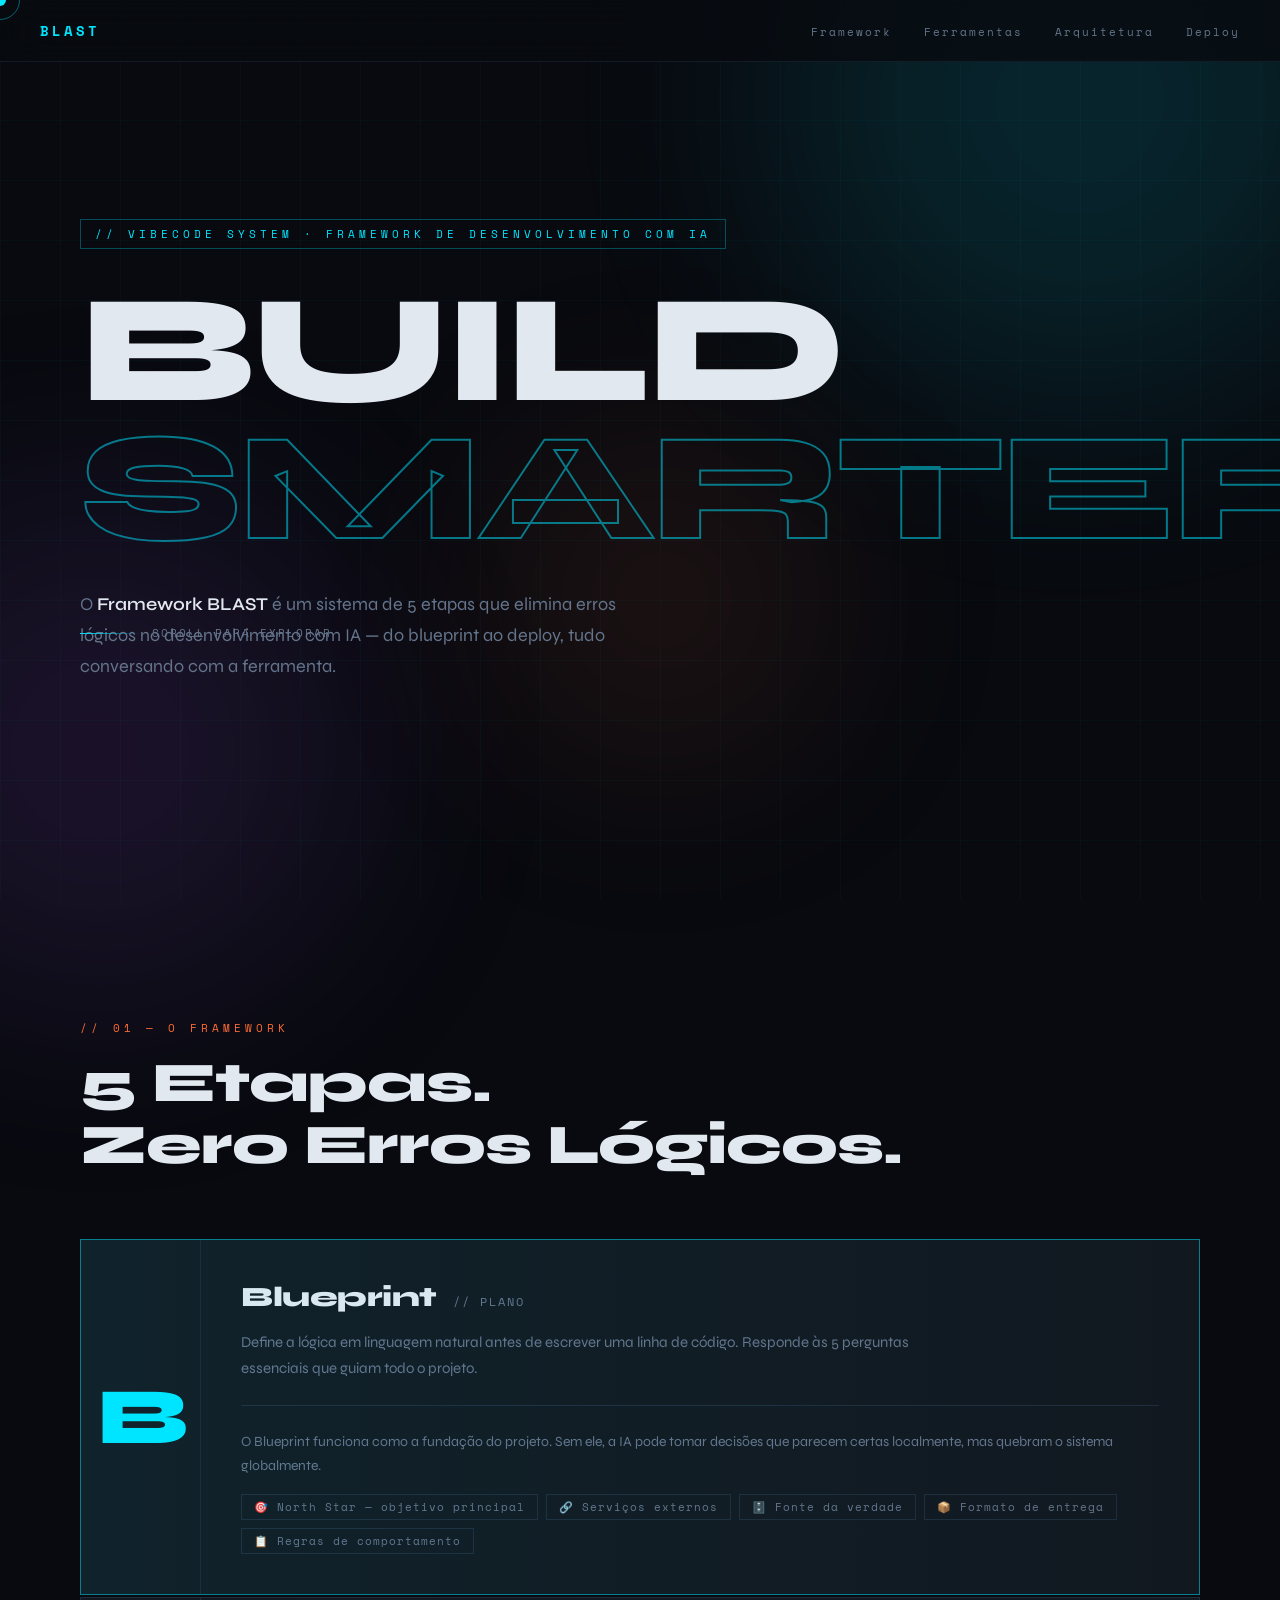
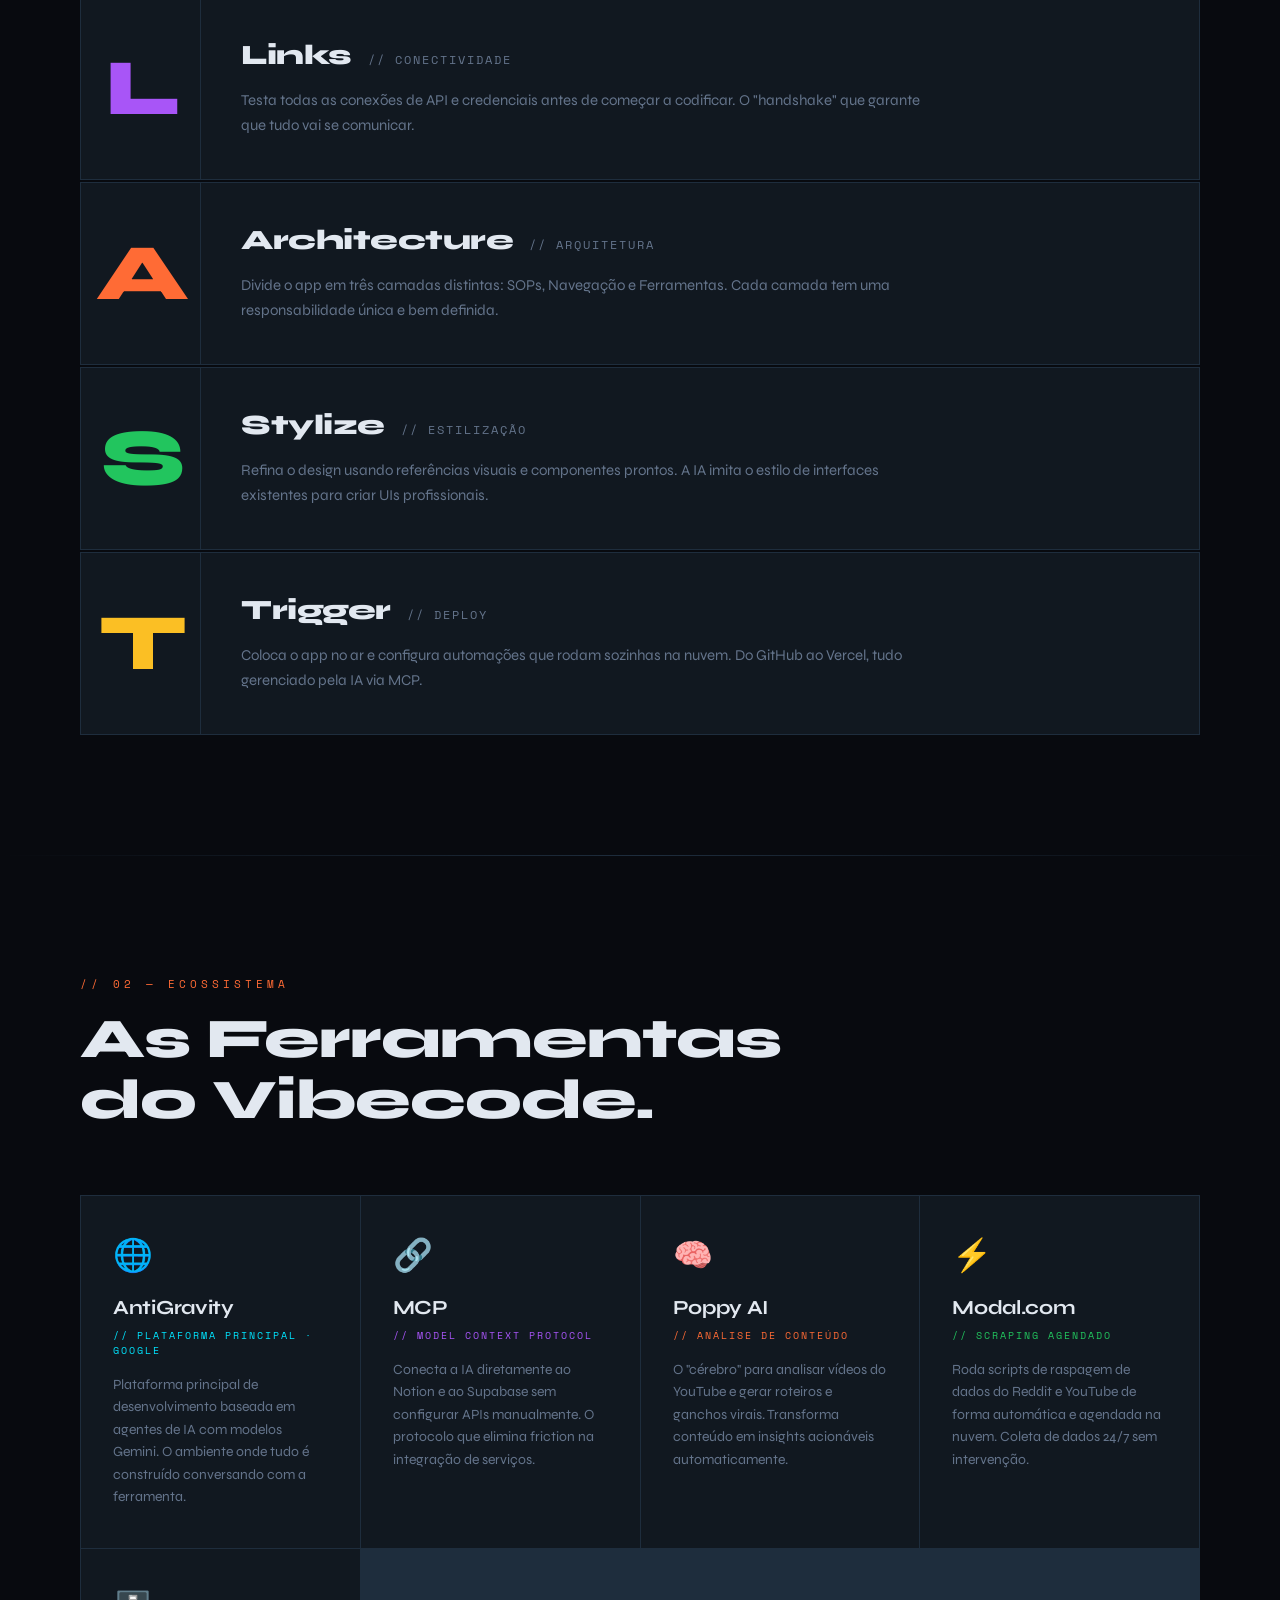
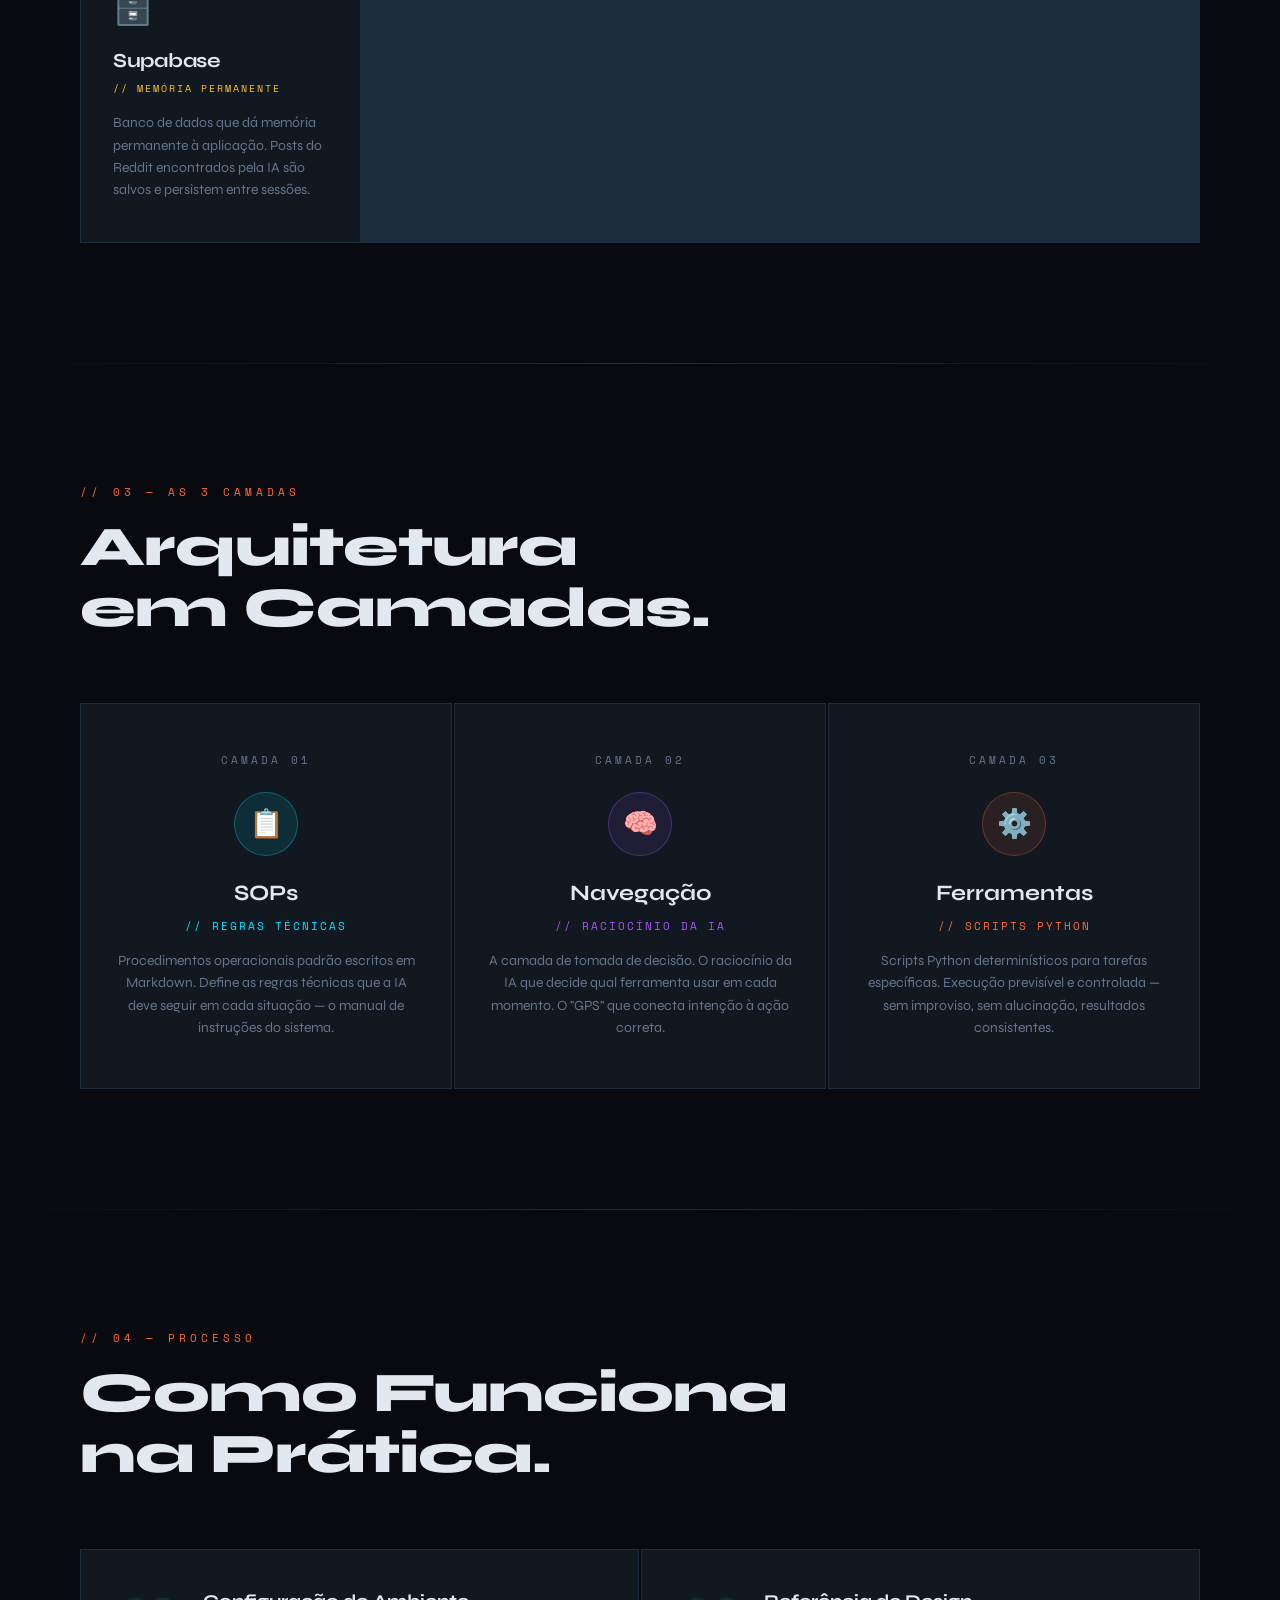
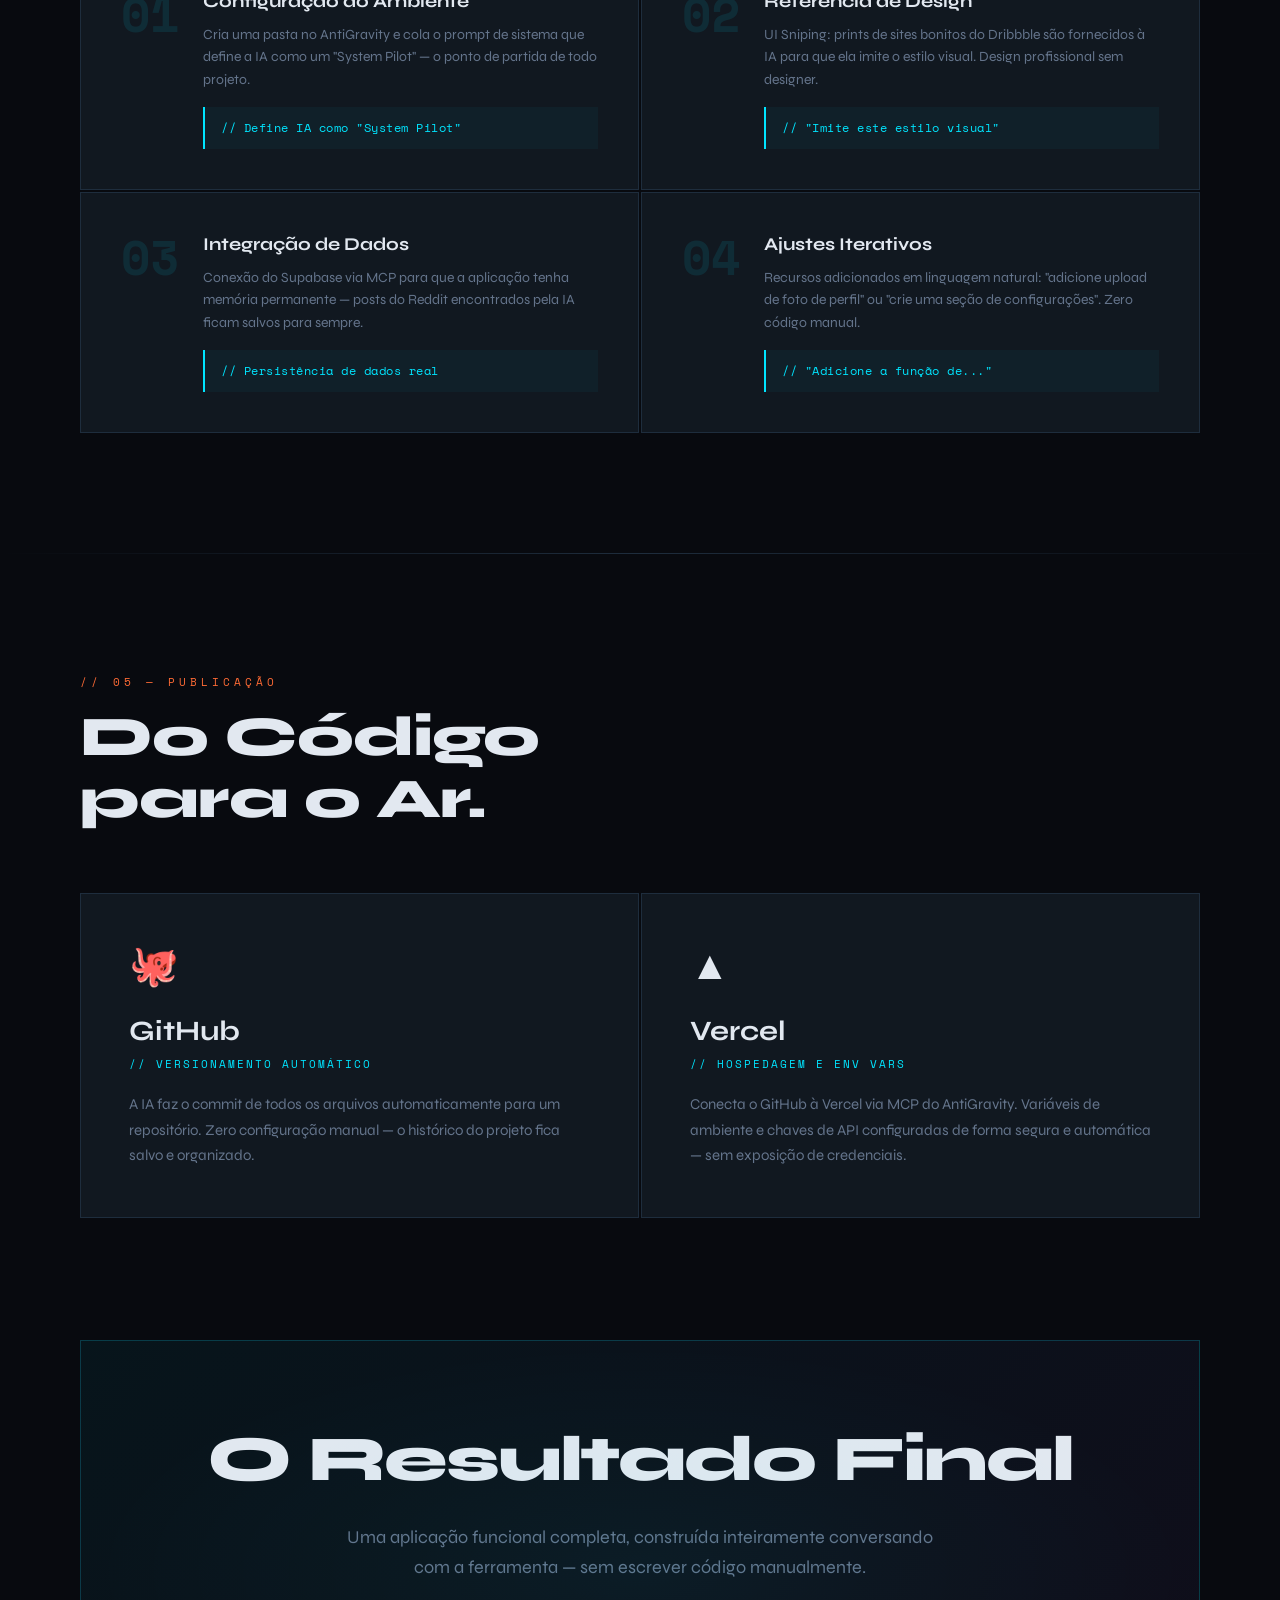
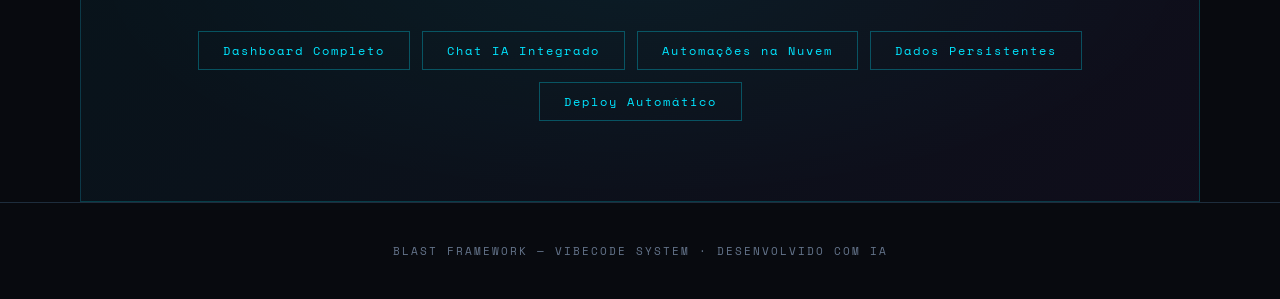
<file: BLAST.html>
<!DOCTYPE html>
<html lang="pt-BR">
<head>
<meta charset="UTF-8">
<meta name="viewport" content="width=device-width, initial-scale=1.0">
<title>BLAST Framework — Vibecode System</title>
<link href="https://fonts.googleapis.com/css2?family=Space+Mono:wght@400;700&family=Syne:wght@400;600;700;800&display=swap" rel="stylesheet">
<style>
  :root {
    --bg: #080a0f;
    --surface: #0d1117;
    --card: #111820;
    --border: #1e2d3d;
    --accent: #00e5ff;
    --accent2: #ff6b35;
    --accent3: #a855f7;
    --text: #e2e8f0;
    --muted: #64748b;
    --glow: 0 0 40px rgba(0, 229, 255, 0.15);
  }

  *, *::before, *::after { box-sizing: border-box; margin: 0; padding: 0; }

  body {
    background: var(--bg);
    color: var(--text);
    font-family: 'Syne', sans-serif;
    overflow-x: hidden;
    cursor: none;
  }

  /* Custom cursor */
  .cursor {
    position: fixed;
    width: 12px;
    height: 12px;
    background: var(--accent);
    border-radius: 50%;
    pointer-events: none;
    z-index: 9999;
    transform: translate(-50%, -50%);
    transition: transform 0.1s, width 0.2s, height 0.2s;
    mix-blend-mode: screen;
  }
  .cursor-ring {
    position: fixed;
    width: 40px;
    height: 40px;
    border: 1px solid rgba(0, 229, 255, 0.4);
    border-radius: 50%;
    pointer-events: none;
    z-index: 9998;
    transform: translate(-50%, -50%);
    transition: transform 0.15s ease-out, width 0.3s, height 0.3s;
  }

  /* Grid background */
  body::before {
    content: '';
    position: fixed;
    inset: 0;
    background-image:
      linear-gradient(rgba(0, 229, 255, 0.03) 1px, transparent 1px),
      linear-gradient(90deg, rgba(0, 229, 255, 0.03) 1px, transparent 1px);
    background-size: 60px 60px;
    pointer-events: none;
    z-index: 0;
  }

  /* Ambient glows */
  .ambient {
    position: fixed;
    border-radius: 50%;
    filter: blur(120px);
    pointer-events: none;
    z-index: 0;
    opacity: 0.12;
  }
  .ambient-1 { width: 600px; height: 600px; background: var(--accent); top: -200px; right: -100px; animation: drift 12s ease-in-out infinite; }
  .ambient-2 { width: 500px; height: 500px; background: var(--accent3); bottom: -100px; left: -150px; animation: drift 15s ease-in-out infinite reverse; }
  .ambient-3 { width: 300px; height: 300px; background: var(--accent2); top: 50%; left: 40%; animation: drift 10s ease-in-out infinite 3s; }

  @keyframes drift {
    0%, 100% { transform: translate(0, 0); }
    33% { transform: translate(30px, -20px); }
    66% { transform: translate(-20px, 30px); }
  }

  /* Layout */
  .container { max-width: 1200px; margin: 0 auto; padding: 0 40px; position: relative; z-index: 1; }

  /* Hero */
  header {
    min-height: 100vh;
    display: flex;
    flex-direction: column;
    justify-content: center;
    padding: 80px 0;
    position: relative;
  }

  .tag {
    font-family: 'Space Mono', monospace;
    font-size: 11px;
    letter-spacing: 4px;
    text-transform: uppercase;
    color: var(--accent);
    border: 1px solid rgba(0, 229, 255, 0.3);
    display: inline-block;
    padding: 6px 14px;
    margin-bottom: 32px;
    animation: fadeUp 0.8s ease forwards;
    opacity: 0;
  }

  .hero-title {
    font-size: clamp(72px, 12vw, 160px);
    font-weight: 800;
    line-height: 0.9;
    letter-spacing: -4px;
    animation: fadeUp 0.8s ease 0.15s forwards;
    opacity: 0;
  }

  .hero-title span {
    display: block;
  }

  .hero-title .outline {
    -webkit-text-stroke: 2px rgba(0, 229, 255, 0.5);
    color: transparent;
  }

  .hero-subtitle {
    font-size: 18px;
    color: var(--muted);
    max-width: 560px;
    margin-top: 32px;
    line-height: 1.7;
    animation: fadeUp 0.8s ease 0.3s forwards;
    opacity: 0;
  }

  .hero-sub-strong { color: var(--text); font-weight: 600; }

  .scroll-indicator {
    position: absolute;
    bottom: 40px;
    left: 40px;
    display: flex;
    align-items: center;
    gap: 12px;
    font-family: 'Space Mono', monospace;
    font-size: 11px;
    color: var(--muted);
    letter-spacing: 2px;
    animation: fadeUp 0.8s ease 0.6s forwards;
    opacity: 0;
  }
  .scroll-line {
    width: 60px;
    height: 1px;
    background: linear-gradient(90deg, var(--accent), transparent);
    animation: pulse 2s ease-in-out infinite;
  }
  @keyframes pulse { 0%,100%{opacity:1} 50%{opacity:0.3} }

  /* Sections */
  section { padding: 120px 0; }

  .section-label {
    font-family: 'Space Mono', monospace;
    font-size: 11px;
    letter-spacing: 4px;
    color: var(--accent2);
    text-transform: uppercase;
    margin-bottom: 16px;
  }

  .section-title {
    font-size: clamp(36px, 5vw, 56px);
    font-weight: 800;
    letter-spacing: -1px;
    line-height: 1.1;
    margin-bottom: 64px;
  }

  /* BLAST Steps */
  .blast-grid { display: flex; flex-direction: column; gap: 2px; }

  .blast-step {
    display: grid;
    grid-template-columns: 120px 1fr;
    background: var(--card);
    border: 1px solid var(--border);
    overflow: hidden;
    cursor: pointer;
    transition: border-color 0.3s;
    position: relative;
  }

  .blast-step::before {
    content: '';
    position: absolute;
    inset: 0;
    opacity: 0;
    transition: opacity 0.3s;
    pointer-events: none;
  }

  .blast-step[data-letter="B"]::before { background: linear-gradient(90deg, rgba(0,229,255,0.05), transparent); }
  .blast-step[data-letter="L"]::before { background: linear-gradient(90deg, rgba(168,85,247,0.05), transparent); }
  .blast-step[data-letter="A"]::before { background: linear-gradient(90deg, rgba(255,107,53,0.05), transparent); }
  .blast-step[data-letter="S"]::before { background: linear-gradient(90deg, rgba(34,197,94,0.05), transparent); }
  .blast-step[data-letter="T"]::before { background: linear-gradient(90deg, rgba(251,191,36,0.05), transparent); }

  .blast-step:hover { border-color: rgba(0,229,255,0.3); }
  .blast-step:hover::before { opacity: 1; }
  .blast-step.active { border-color: rgba(0,229,255,0.5); }
  .blast-step.active::before { opacity: 1; }

  .step-letter-col {
    display: flex;
    align-items: center;
    justify-content: center;
    padding: 40px 20px;
    border-right: 1px solid var(--border);
    position: relative;
  }

  .step-letter {
    font-size: 80px;
    font-weight: 800;
    letter-spacing: -4px;
    line-height: 1;
    transition: transform 0.3s;
  }
  .blast-step:hover .step-letter { transform: scale(1.05); }

  .blast-step[data-letter="B"] .step-letter { color: var(--accent); }
  .blast-step[data-letter="L"] .step-letter { color: var(--accent3); }
  .blast-step[data-letter="A"] .step-letter { color: var(--accent2); }
  .blast-step[data-letter="S"] .step-letter { color: #22c55e; }
  .blast-step[data-letter="T"] .step-letter { color: #fbbf24; }

  .step-content { padding: 40px; }

  .step-header {
    display: flex;
    align-items: baseline;
    gap: 16px;
    margin-bottom: 16px;
  }

  .step-name {
    font-size: 28px;
    font-weight: 800;
    letter-spacing: -0.5px;
  }

  .step-subtitle {
    font-family: 'Space Mono', monospace;
    font-size: 12px;
    color: var(--muted);
    letter-spacing: 2px;
  }

  .step-desc {
    color: var(--muted);
    line-height: 1.7;
    font-size: 15px;
    max-width: 700px;
  }

  .step-details {
    display: none;
    margin-top: 24px;
    padding-top: 24px;
    border-top: 1px solid var(--border);
  }

  .blast-step.active .step-details { display: block; }

  .detail-chips {
    display: flex;
    flex-wrap: wrap;
    gap: 8px;
    margin-top: 16px;
  }

  .chip {
    font-family: 'Space Mono', monospace;
    font-size: 11px;
    padding: 4px 12px;
    border: 1px solid var(--border);
    color: var(--muted);
    letter-spacing: 1px;
    transition: all 0.2s;
  }
  .chip:hover { border-color: var(--accent); color: var(--accent); }

  /* Tools Section */
  .tools-grid {
    display: grid;
    grid-template-columns: repeat(auto-fit, minmax(260px, 1fr));
    gap: 1px;
    background: var(--border);
    border: 1px solid var(--border);
    margin-top: 48px;
  }

  .tool-card {
    background: var(--card);
    padding: 40px 32px;
    position: relative;
    overflow: hidden;
    transition: background 0.3s;
  }

  .tool-card::after {
    content: '';
    position: absolute;
    bottom: 0;
    left: 0;
    right: 0;
    height: 2px;
    transform: scaleX(0);
    transition: transform 0.3s;
    transform-origin: left;
  }

  .tool-card:hover { background: #161f2a; }
  .tool-card:hover::after { transform: scaleX(1); }

  .tool-card[data-color="cyan"]::after { background: var(--accent); }
  .tool-card[data-color="purple"]::after { background: var(--accent3); }
  .tool-card[data-color="orange"]::after { background: var(--accent2); }
  .tool-card[data-color="green"]::after { background: #22c55e; }
  .tool-card[data-color="yellow"]::after { background: #fbbf24; }

  .tool-icon {
    font-size: 32px;
    margin-bottom: 20px;
  }

  .tool-name {
    font-size: 20px;
    font-weight: 700;
    margin-bottom: 8px;
    letter-spacing: -0.3px;
  }

  .tool-role {
    font-family: 'Space Mono', monospace;
    font-size: 10px;
    letter-spacing: 2px;
    margin-bottom: 16px;
  }
  .tool-card[data-color="cyan"] .tool-role { color: var(--accent); }
  .tool-card[data-color="purple"] .tool-role { color: var(--accent3); }
  .tool-card[data-color="orange"] .tool-role { color: var(--accent2); }
  .tool-card[data-color="green"] .tool-role { color: #22c55e; }
  .tool-card[data-color="yellow"] .tool-role { color: #fbbf24; }

  .tool-desc {
    font-size: 14px;
    color: var(--muted);
    line-height: 1.6;
  }

  /* Architecture */
  .arch-layers {
    display: grid;
    grid-template-columns: repeat(3, 1fr);
    gap: 2px;
    margin-top: 48px;
  }

  .arch-layer {
    background: var(--card);
    border: 1px solid var(--border);
    padding: 48px 32px;
    text-align: center;
    position: relative;
    overflow: hidden;
    transition: transform 0.3s, box-shadow 0.3s;
  }
  .arch-layer:hover { transform: translateY(-4px); box-shadow: var(--glow); }

  .layer-num {
    font-family: 'Space Mono', monospace;
    font-size: 11px;
    color: var(--muted);
    letter-spacing: 3px;
    margin-bottom: 24px;
  }

  .layer-icon-wrap {
    width: 64px;
    height: 64px;
    border-radius: 50%;
    display: flex;
    align-items: center;
    justify-content: center;
    margin: 0 auto 24px;
    font-size: 28px;
  }

  .arch-layer:nth-child(1) .layer-icon-wrap { background: rgba(0,229,255,0.1); border: 1px solid rgba(0,229,255,0.3); }
  .arch-layer:nth-child(2) .layer-icon-wrap { background: rgba(168,85,247,0.1); border: 1px solid rgba(168,85,247,0.3); }
  .arch-layer:nth-child(3) .layer-icon-wrap { background: rgba(255,107,53,0.1); border: 1px solid rgba(255,107,53,0.3); }

  .layer-name { font-size: 22px; font-weight: 700; margin-bottom: 12px; }
  .layer-tech {
    font-family: 'Space Mono', monospace;
    font-size: 11px;
    letter-spacing: 2px;
    margin-bottom: 16px;
  }
  .arch-layer:nth-child(1) .layer-tech { color: var(--accent); }
  .arch-layer:nth-child(2) .layer-tech { color: var(--accent3); }
  .arch-layer:nth-child(3) .layer-tech { color: var(--accent2); }

  .layer-desc { font-size: 14px; color: var(--muted); line-height: 1.6; }

  /* Process timeline */
  .process-steps {
    display: grid;
    grid-template-columns: repeat(2, 1fr);
    gap: 2px;
    margin-top: 48px;
  }

  .process-item {
    background: var(--card);
    border: 1px solid var(--border);
    padding: 40px;
    display: flex;
    gap: 24px;
    transition: border-color 0.3s;
    position: relative;
    overflow: hidden;
  }
  .process-item:hover { border-color: rgba(0,229,255,0.2); }

  .process-num {
    font-family: 'Space Mono', monospace;
    font-size: 48px;
    font-weight: 700;
    color: rgba(0,229,255,0.1);
    line-height: 1;
    flex-shrink: 0;
    transition: color 0.3s;
  }
  .process-item:hover .process-num { color: rgba(0,229,255,0.25); }

  .process-body {}
  .process-name { font-size: 18px; font-weight: 700; margin-bottom: 12px; }
  .process-desc { font-size: 14px; color: var(--muted); line-height: 1.6; }
  .process-quote {
    margin-top: 16px;
    padding: 12px 16px;
    background: rgba(0,229,255,0.04);
    border-left: 2px solid var(--accent);
    font-family: 'Space Mono', monospace;
    font-size: 12px;
    color: var(--accent);
    letter-spacing: 0.5px;
    line-height: 1.5;
  }

  /* Deploy */
  .deploy-row {
    display: grid;
    grid-template-columns: 1fr 1fr;
    gap: 2px;
    margin-top: 48px;
  }

  .deploy-card {
    background: var(--card);
    border: 1px solid var(--border);
    padding: 48px;
    position: relative;
    overflow: hidden;
    transition: border-color 0.3s;
  }
  .deploy-card:hover { border-color: rgba(0,229,255,0.3); }

  .deploy-card-icon { font-size: 40px; margin-bottom: 24px; }
  .deploy-card-name { font-size: 28px; font-weight: 700; margin-bottom: 8px; }
  .deploy-card-label {
    font-family: 'Space Mono', monospace;
    font-size: 11px;
    color: var(--accent);
    letter-spacing: 2px;
    margin-bottom: 20px;
  }
  .deploy-card-desc { font-size: 15px; color: var(--muted); line-height: 1.7; }

  /* Result */
  .result-section {
    background: linear-gradient(135deg, rgba(0,229,255,0.05), rgba(168,85,247,0.05));
    border: 1px solid rgba(0,229,255,0.2);
    padding: 80px;
    text-align: center;
    position: relative;
    overflow: hidden;
    margin-top: 2px;
  }

  .result-section::before {
    content: '';
    position: absolute;
    inset: 0;
    background: radial-gradient(ellipse at center, rgba(0,229,255,0.05) 0%, transparent 70%);
    pointer-events: none;
  }

  .result-title {
    font-size: clamp(36px, 5vw, 64px);
    font-weight: 800;
    letter-spacing: -2px;
    margin-bottom: 24px;
  }

  .result-desc {
    font-size: 18px;
    color: var(--muted);
    max-width: 600px;
    margin: 0 auto 48px;
    line-height: 1.7;
  }

  .result-features {
    display: inline-flex;
    flex-wrap: wrap;
    gap: 12px;
    justify-content: center;
  }

  .result-feat {
    padding: 10px 24px;
    border: 1px solid rgba(0,229,255,0.3);
    font-family: 'Space Mono', monospace;
    font-size: 12px;
    color: var(--accent);
    letter-spacing: 2px;
    transition: all 0.2s;
  }
  .result-feat:hover {
    background: rgba(0,229,255,0.1);
    border-color: var(--accent);
  }

  /* Footer */
  footer {
    border-top: 1px solid var(--border);
    padding: 40px 0;
    text-align: center;
  }
  .footer-text {
    font-family: 'Space Mono', monospace;
    font-size: 11px;
    color: var(--muted);
    letter-spacing: 2px;
  }

  /* Animations */
  @keyframes fadeUp {
    from { opacity: 0; transform: translateY(30px); }
    to { opacity: 1; transform: translateY(0); }
  }

  .reveal {
    opacity: 0;
    transform: translateY(40px);
    transition: opacity 0.7s ease, transform 0.7s ease;
  }
  .reveal.visible {
    opacity: 1;
    transform: translateY(0);
  }

  /* Nav */
  nav {
    position: fixed;
    top: 0;
    left: 0;
    right: 0;
    z-index: 100;
    padding: 20px 40px;
    display: flex;
    justify-content: space-between;
    align-items: center;
    background: rgba(8,10,15,0.8);
    backdrop-filter: blur(20px);
    border-bottom: 1px solid rgba(30,45,61,0.5);
  }

  .nav-logo {
    font-family: 'Space Mono', monospace;
    font-size: 14px;
    letter-spacing: 3px;
    color: var(--accent);
    font-weight: 700;
  }

  .nav-links {
    display: flex;
    gap: 32px;
    list-style: none;
  }
  .nav-links a {
    font-family: 'Space Mono', monospace;
    font-size: 11px;
    color: var(--muted);
    text-decoration: none;
    letter-spacing: 2px;
    transition: color 0.2s;
  }
  .nav-links a:hover { color: var(--accent); }

  /* Divider */
  .divider {
    height: 1px;
    background: linear-gradient(90deg, transparent, var(--border), transparent);
    margin: 0;
  }

  @media (max-width: 768px) {
    .container { padding: 0 20px; }
    nav { padding: 16px 20px; }
    .nav-links { display: none; }
    .blast-step { grid-template-columns: 80px 1fr; }
    .step-letter { font-size: 52px; }
    .arch-layers { grid-template-columns: 1fr; }
    .process-steps { grid-template-columns: 1fr; }
    .deploy-row { grid-template-columns: 1fr; }
    .result-section { padding: 60px 30px; }
  }
</style>
</head>
<body>

<div class="cursor" id="cursor"></div>
<div class="cursor-ring" id="cursorRing"></div>

<div class="ambient ambient-1"></div>
<div class="ambient ambient-2"></div>
<div class="ambient ambient-3"></div>

<nav>
  <div class="nav-logo">BLAST</div>
  <ul class="nav-links">
    <li><a href="#framework">Framework</a></li>
    <li><a href="#tools">Ferramentas</a></li>
    <li><a href="#architecture">Arquitetura</a></li>
    <li><a href="#deploy">Deploy</a></li>
  </ul>
</nav>

<header>
  <div class="container">
    <div class="tag">// Vibecode System · Framework de Desenvolvimento com IA</div>
    <h1 class="hero-title">
      <span>BUILD</span>
      <span class="outline">SMARTER</span>
    </h1>
    <p class="hero-subtitle">
      O <span class="hero-sub-strong">Framework BLAST</span> é um sistema de 5 etapas que elimina erros lógicos no desenvolvimento com IA — do blueprint ao deploy, tudo conversando com a ferramenta.
    </p>
    <div class="scroll-indicator">
      <div class="scroll-line"></div>
      SCROLL PARA EXPLORAR
    </div>
  </div>
</header>

<!-- BLAST Framework -->
<section id="framework">
  <div class="container">
    <div class="section-label reveal">// 01 — O Framework</div>
    <h2 class="section-title reveal">5 Etapas.<br>Zero Erros Lógicos.</h2>

    <div class="blast-grid reveal">

      <div class="blast-step" data-letter="B" onclick="toggleStep(this)">
        <div class="step-letter-col">
          <div class="step-letter">B</div>
        </div>
        <div class="step-content">
          <div class="step-header">
            <div class="step-name">Blueprint</div>
            <div class="step-subtitle">// PLANO</div>
          </div>
          <div class="step-desc">Define a lógica em linguagem natural antes de escrever uma linha de código. Responde às 5 perguntas essenciais que guiam todo o projeto.</div>
          <div class="step-details">
            <p style="color: var(--muted); font-size:14px; line-height:1.7; margin-bottom:16px;">O Blueprint funciona como a fundação do projeto. Sem ele, a IA pode tomar decisões que parecem certas localmente, mas quebram o sistema globalmente.</p>
            <div class="detail-chips">
              <span class="chip">🎯 North Star — objetivo principal</span>
              <span class="chip">🔗 Serviços externos</span>
              <span class="chip">🗄️ Fonte da verdade</span>
              <span class="chip">📦 Formato de entrega</span>
              <span class="chip">📋 Regras de comportamento</span>
            </div>
          </div>
        </div>
      </div>

      <div class="blast-step" data-letter="L" onclick="toggleStep(this)">
        <div class="step-letter-col">
          <div class="step-letter">L</div>
        </div>
        <div class="step-content">
          <div class="step-header">
            <div class="step-name">Links</div>
            <div class="step-subtitle">// CONECTIVIDADE</div>
          </div>
          <div class="step-desc">Testa todas as conexões de API e credenciais antes de começar a codificar. O "handshake" que garante que tudo vai se comunicar.</div>
          <div class="step-details">
            <p style="color: var(--muted); font-size:14px; line-height:1.7; margin-bottom:16px;">Validar conexões antes de construir evita horas de debug. Se uma API falha no final, você perdeu todo o esforço anterior.</p>
            <div class="detail-chips">
              <span class="chip">✅ Teste de APIs</span>
              <span class="chip">🔑 Validação de credenciais</span>
              <span class="chip">🤝 Handshake verification</span>
              <span class="chip">⏱️ @ min 09:30</span>
            </div>
          </div>
        </div>
      </div>

      <div class="blast-step" data-letter="A" onclick="toggleStep(this)">
        <div class="step-letter-col">
          <div class="step-letter">A</div>
        </div>
        <div class="step-content">
          <div class="step-header">
            <div class="step-name">Architecture</div>
            <div class="step-subtitle">// ARQUITETURA</div>
          </div>
          <div class="step-desc">Divide o app em três camadas distintas: SOPs, Navegação e Ferramentas. Cada camada tem uma responsabilidade única e bem definida.</div>
          <div class="step-details">
            <p style="color: var(--muted); font-size:14px; line-height:1.7; margin-bottom:16px;">A separação em camadas é o que torna o sistema previsível. A IA nunca fica "adivinhandou" — ela segue regras claras em cada nível.</p>
            <div class="detail-chips">
              <span class="chip">📝 Camada 1 — SOPs em Markdown</span>
              <span class="chip">🧠 Camada 2 — Raciocínio da IA</span>
              <span class="chip">🐍 Camada 3 — Scripts Python</span>
              <span class="chip">⏱️ @ min 21:31</span>
            </div>
          </div>
        </div>
      </div>

      <div class="blast-step" data-letter="S" onclick="toggleStep(this)">
        <div class="step-letter-col">
          <div class="step-letter">S</div>
        </div>
        <div class="step-content">
          <div class="step-header">
            <div class="step-name">Stylize</div>
            <div class="step-subtitle">// ESTILIZAÇÃO</div>
          </div>
          <div class="step-desc">Refina o design usando referências visuais e componentes prontos. A IA imita o estilo de interfaces existentes para criar UIs profissionais.</div>
          <div class="step-details">
            <p style="color: var(--muted); font-size:14px; line-height:1.7; margin-bottom:16px;">Técnica chamada de <strong style="color:var(--text)">UI Sniping</strong>: tira prints de sites bonitos (como Dribbble) e fornece como referência para que a IA imite o estilo visual.</p>
            <div class="detail-chips">
              <span class="chip">🎨 UI Sniping</span>
              <span class="chip">📸 Referências visuais</span>
              <span class="chip">🧩 Componentes prontos</span>
              <span class="chip">✨ Dribbble inspiration</span>
            </div>
          </div>
        </div>
      </div>

      <div class="blast-step" data-letter="T" onclick="toggleStep(this)">
        <div class="step-letter-col">
          <div class="step-letter">T</div>
        </div>
        <div class="step-content">
          <div class="step-header">
            <div class="step-name">Trigger</div>
            <div class="step-subtitle">// DEPLOY</div>
          </div>
          <div class="step-desc">Coloca o app no ar e configura automações que rodam sozinhas na nuvem. Do GitHub ao Vercel, tudo gerenciado pela IA via MCP.</div>
          <div class="step-details">
            <p style="color: var(--muted); font-size:14px; line-height:1.7; margin-bottom:16px;">A fase final conecta GitHub → Vercel automaticamente. Variáveis de ambiente e chaves de API são configuradas de forma segura sem exposição manual.</p>
            <div class="detail-chips">
              <span class="chip">🐙 GitHub auto-commit</span>
              <span class="chip">▲ Deploy na Vercel</span>
              <span class="chip">🔐 ENV variables seguras</span>
              <span class="chip">⚡ Automações na nuvem</span>
            </div>
          </div>
        </div>
      </div>

    </div>
  </div>
</section>

<div class="divider"></div>

<!-- Tools -->
<section id="tools">
  <div class="container">
    <div class="section-label reveal">// 02 — Ecossistema</div>
    <h2 class="section-title reveal">As Ferramentas<br>do Vibecode.</h2>

    <div class="tools-grid reveal">

      <div class="tool-card" data-color="cyan">
        <div class="tool-icon">🌐</div>
        <div class="tool-name">AntiGravity</div>
        <div class="tool-role">// PLATAFORMA PRINCIPAL · GOOGLE</div>
        <div class="tool-desc">Plataforma principal de desenvolvimento baseada em agentes de IA com modelos Gemini. O ambiente onde tudo é construído conversando com a ferramenta.</div>
      </div>

      <div class="tool-card" data-color="purple">
        <div class="tool-icon">🔗</div>
        <div class="tool-name">MCP</div>
        <div class="tool-role">// MODEL CONTEXT PROTOCOL</div>
        <div class="tool-desc">Conecta a IA diretamente ao Notion e ao Supabase sem configurar APIs manualmente. O protocolo que elimina friction na integração de serviços.</div>
      </div>

      <div class="tool-card" data-color="orange">
        <div class="tool-icon">🧠</div>
        <div class="tool-name">Poppy AI</div>
        <div class="tool-role">// ANÁLISE DE CONTEÚDO</div>
        <div class="tool-desc">O "cérebro" para analisar vídeos do YouTube e gerar roteiros e ganchos virais. Transforma conteúdo em insights acionáveis automaticamente.</div>
      </div>

      <div class="tool-card" data-color="green">
        <div class="tool-icon">⚡</div>
        <div class="tool-name">Modal.com</div>
        <div class="tool-role">// SCRAPING AGENDADO</div>
        <div class="tool-desc">Roda scripts de raspagem de dados do Reddit e YouTube de forma automática e agendada na nuvem. Coleta de dados 24/7 sem intervenção.</div>
      </div>

      <div class="tool-card" data-color="yellow">
        <div class="tool-icon">🗄️</div>
        <div class="tool-name">Supabase</div>
        <div class="tool-role">// MEMÓRIA PERMANENTE</div>
        <div class="tool-desc">Banco de dados que dá memória permanente à aplicação. Posts do Reddit encontrados pela IA são salvos e persistem entre sessões.</div>
      </div>

    </div>
  </div>
</section>

<div class="divider"></div>

<!-- Architecture -->
<section id="architecture">
  <div class="container">
    <div class="section-label reveal">// 03 — As 3 Camadas</div>
    <h2 class="section-title reveal">Arquitetura<br>em Camadas.</h2>

    <div class="arch-layers reveal">

      <div class="arch-layer">
        <div class="layer-num">CAMADA 01</div>
        <div class="layer-icon-wrap">📋</div>
        <div class="layer-name">SOPs</div>
        <div class="layer-tech">// REGRAS TÉCNICAS</div>
        <div class="layer-desc">Procedimentos operacionais padrão escritos em Markdown. Define as regras técnicas que a IA deve seguir em cada situação — o manual de instruções do sistema.</div>
      </div>

      <div class="arch-layer">
        <div class="layer-num">CAMADA 02</div>
        <div class="layer-icon-wrap">🧠</div>
        <div class="layer-name">Navegação</div>
        <div class="layer-tech">// RACIOCÍNIO DA IA</div>
        <div class="layer-desc">A camada de tomada de decisão. O raciocínio da IA que decide qual ferramenta usar em cada momento. O "GPS" que conecta intenção à ação correta.</div>
      </div>

      <div class="arch-layer">
        <div class="layer-num">CAMADA 03</div>
        <div class="layer-icon-wrap">⚙️</div>
        <div class="layer-name">Ferramentas</div>
        <div class="layer-tech">// SCRIPTS PYTHON</div>
        <div class="layer-desc">Scripts Python determinísticos para tarefas específicas. Execução previsível e controlada — sem improviso, sem alucinação, resultados consistentes.</div>
      </div>

    </div>
  </div>
</section>

<div class="divider"></div>

<!-- Process -->
<section>
  <div class="container">
    <div class="section-label reveal">// 04 — Processo</div>
    <h2 class="section-title reveal">Como Funciona<br>na Prática.</h2>

    <div class="process-steps reveal">

      <div class="process-item">
        <div class="process-num">01</div>
        <div class="process-body">
          <div class="process-name">Configuração do Ambiente</div>
          <div class="process-desc">Cria uma pasta no AntiGravity e cola o prompt de sistema que define a IA como um "System Pilot" — o ponto de partida de todo projeto.</div>
          <div class="process-quote">// Define IA como "System Pilot"</div>
        </div>
      </div>

      <div class="process-item">
        <div class="process-num">02</div>
        <div class="process-body">
          <div class="process-name">Referência de Design</div>
          <div class="process-desc">UI Sniping: prints de sites bonitos do Dribbble são fornecidos à IA para que ela imite o estilo visual. Design profissional sem designer.</div>
          <div class="process-quote">// "Imite este estilo visual"</div>
        </div>
      </div>

      <div class="process-item">
        <div class="process-num">03</div>
        <div class="process-body">
          <div class="process-name">Integração de Dados</div>
          <div class="process-desc">Conexão do Supabase via MCP para que a aplicação tenha memória permanente — posts do Reddit encontrados pela IA ficam salvos para sempre.</div>
          <div class="process-quote">// Persistência de dados real</div>
        </div>
      </div>

      <div class="process-item">
        <div class="process-num">04</div>
        <div class="process-body">
          <div class="process-name">Ajustes Iterativos</div>
          <div class="process-desc">Recursos adicionados em linguagem natural: "adicione upload de foto de perfil" ou "crie uma seção de configurações". Zero código manual.</div>
          <div class="process-quote">// "Adicione a função de..."</div>
        </div>
      </div>

    </div>
  </div>
</section>

<div class="divider"></div>

<!-- Deploy -->
<section id="deploy">
  <div class="container">
    <div class="section-label reveal">// 05 — Publicação</div>
    <h2 class="section-title reveal">Do Código<br>para o Ar.</h2>

    <div class="deploy-row reveal">

      <div class="deploy-card">
        <div class="deploy-card-icon">🐙</div>
        <div class="deploy-card-name">GitHub</div>
        <div class="deploy-card-label">// VERSIONAMENTO AUTOMÁTICO</div>
        <div class="deploy-card-desc">A IA faz o commit de todos os arquivos automaticamente para um repositório. Zero configuração manual — o histórico do projeto fica salvo e organizado.</div>
      </div>

      <div class="deploy-card">
        <div class="deploy-card-icon">▲</div>
        <div class="deploy-card-name">Vercel</div>
        <div class="deploy-card-label">// HOSPEDAGEM E ENV VARS</div>
        <div class="deploy-card-desc">Conecta o GitHub à Vercel via MCP do AntiGravity. Variáveis de ambiente e chaves de API configuradas de forma segura e automática — sem exposição de credenciais.</div>
      </div>

    </div>
  </div>
</section>

<!-- Result -->
<section style="padding: 0;">
  <div class="container">
    <div class="result-section reveal">
      <h2 class="result-title">O Resultado Final</h2>
      <p class="result-desc">Uma aplicação funcional completa, construída inteiramente conversando com a ferramenta — sem escrever código manualmente.</p>
      <div class="result-features">
        <span class="result-feat">Dashboard Completo</span>
        <span class="result-feat">Chat IA Integrado</span>
        <span class="result-feat">Automações na Nuvem</span>
        <span class="result-feat">Dados Persistentes</span>
        <span class="result-feat">Deploy Automático</span>
      </div>
    </div>
  </div>
</section>

<footer>
  <div class="container">
    <p class="footer-text">BLAST FRAMEWORK — VIBECODE SYSTEM · DESENVOLVIDO COM IA</p>
  </div>
</footer>

<script>
  // Custom cursor
  const cursor = document.getElementById('cursor');
  const ring = document.getElementById('cursorRing');
  let mouseX = 0, mouseY = 0, ringX = 0, ringY = 0;

  document.addEventListener('mousemove', e => {
    mouseX = e.clientX;
    mouseY = e.clientY;
    cursor.style.left = mouseX + 'px';
    cursor.style.top = mouseY + 'px';
  });

  function animRing() {
    ringX += (mouseX - ringX) * 0.12;
    ringY += (mouseY - ringY) * 0.12;
    ring.style.left = ringX + 'px';
    ring.style.top = ringY + 'px';
    requestAnimationFrame(animRing);
  }
  animRing();

  // Toggle BLAST steps
  function toggleStep(el) {
    const isActive = el.classList.contains('active');
    document.querySelectorAll('.blast-step').forEach(s => s.classList.remove('active'));
    if (!isActive) el.classList.add('active');
  }

  // Open first step by default
  document.querySelector('.blast-step').classList.add('active');

  // Scroll reveal
  const reveals = document.querySelectorAll('.reveal');
  const observer = new IntersectionObserver(entries => {
    entries.forEach((entry, i) => {
      if (entry.isIntersecting) {
        setTimeout(() => entry.target.classList.add('visible'), i * 80);
      }
    });
  }, { threshold: 0.1 });

  reveals.forEach(el => observer.observe(el));

  // Smooth scroll for nav
  document.querySelectorAll('a[href^="#"]').forEach(a => {
    a.addEventListener('click', e => {
      e.preventDefault();
      document.querySelector(a.getAttribute('href'))?.scrollIntoView({ behavior: 'smooth' });
    });
  });

  // Cursor effects on interactive elements
  document.querySelectorAll('.blast-step, .tool-card, .arch-layer, .deploy-card').forEach(el => {
    el.addEventListener('mouseenter', () => {
      cursor.style.width = '20px';
      cursor.style.height = '20px';
      ring.style.width = '60px';
      ring.style.height = '60px';
    });
    el.addEventListener('mouseleave', () => {
      cursor.style.width = '12px';
      cursor.style.height = '12px';
      ring.style.width = '40px';
      ring.style.height = '40px';
    });
  });
</script>
</body>
</html>
</file>
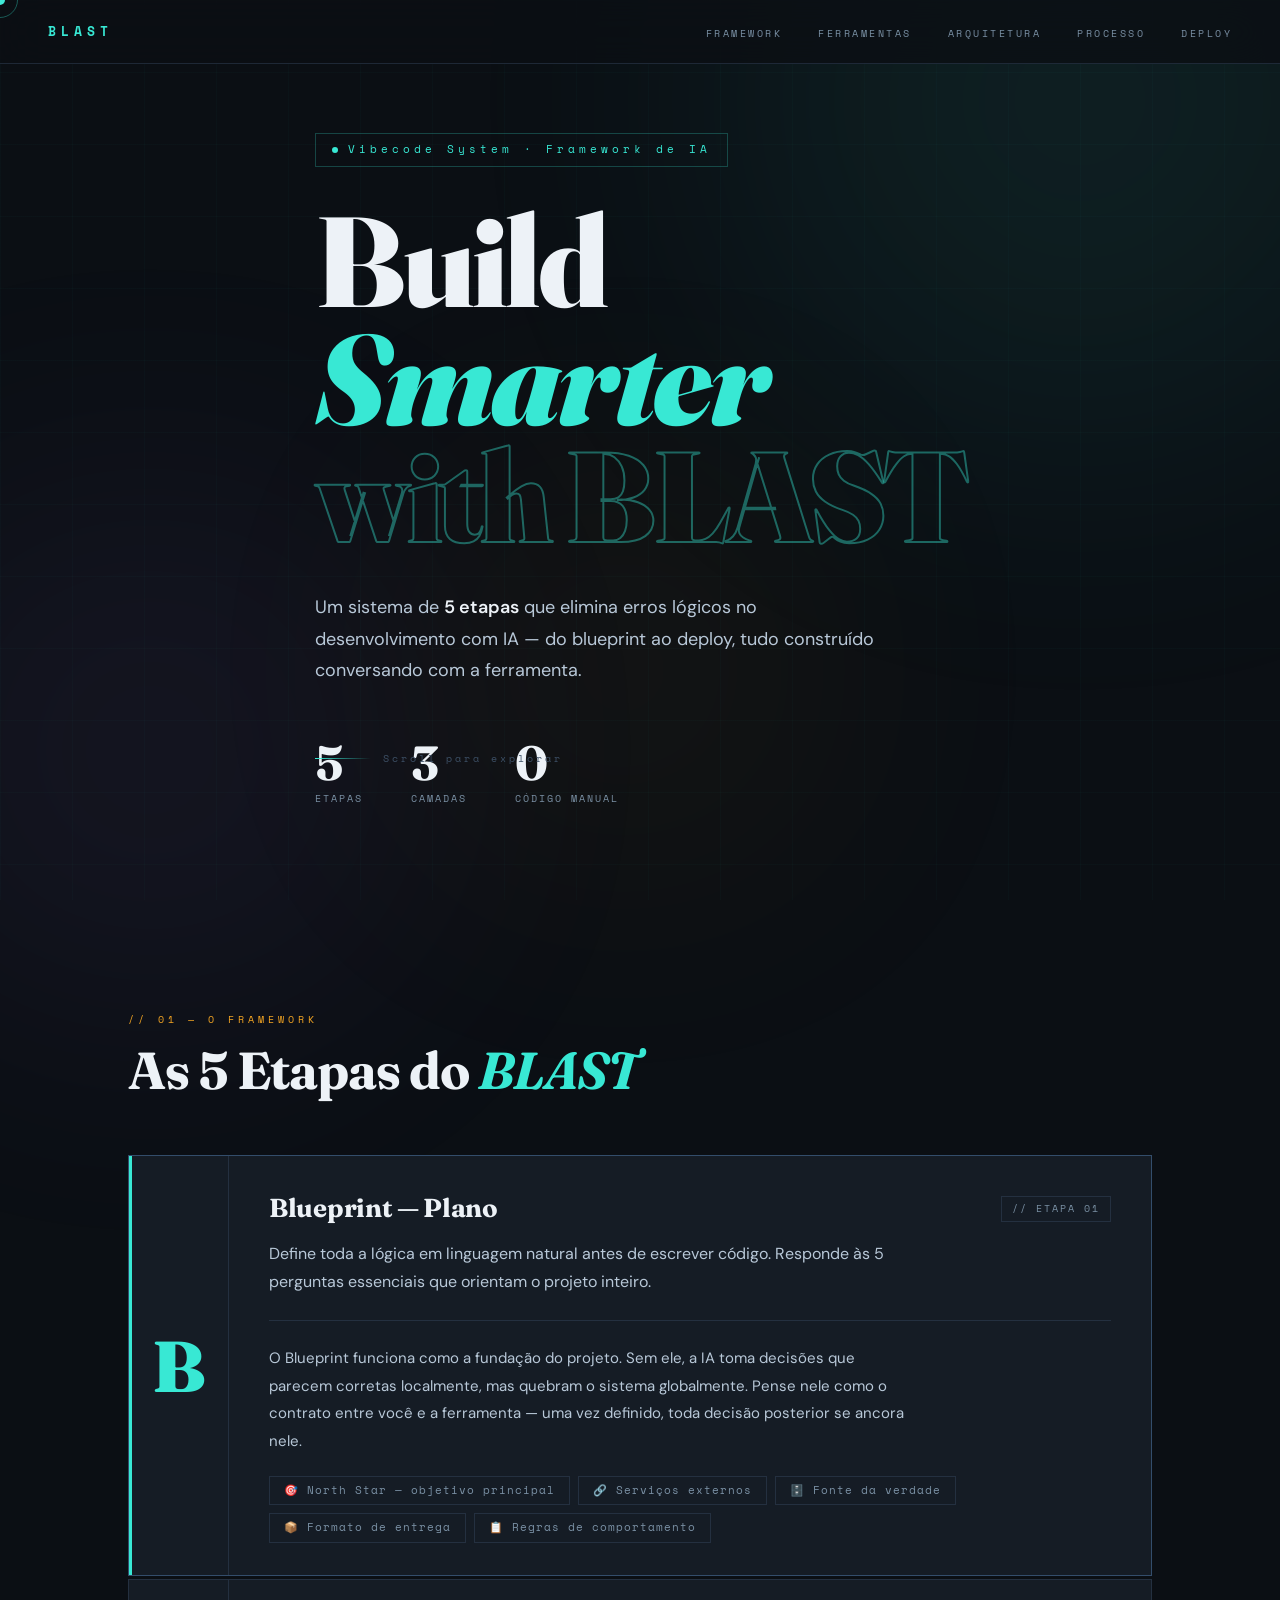
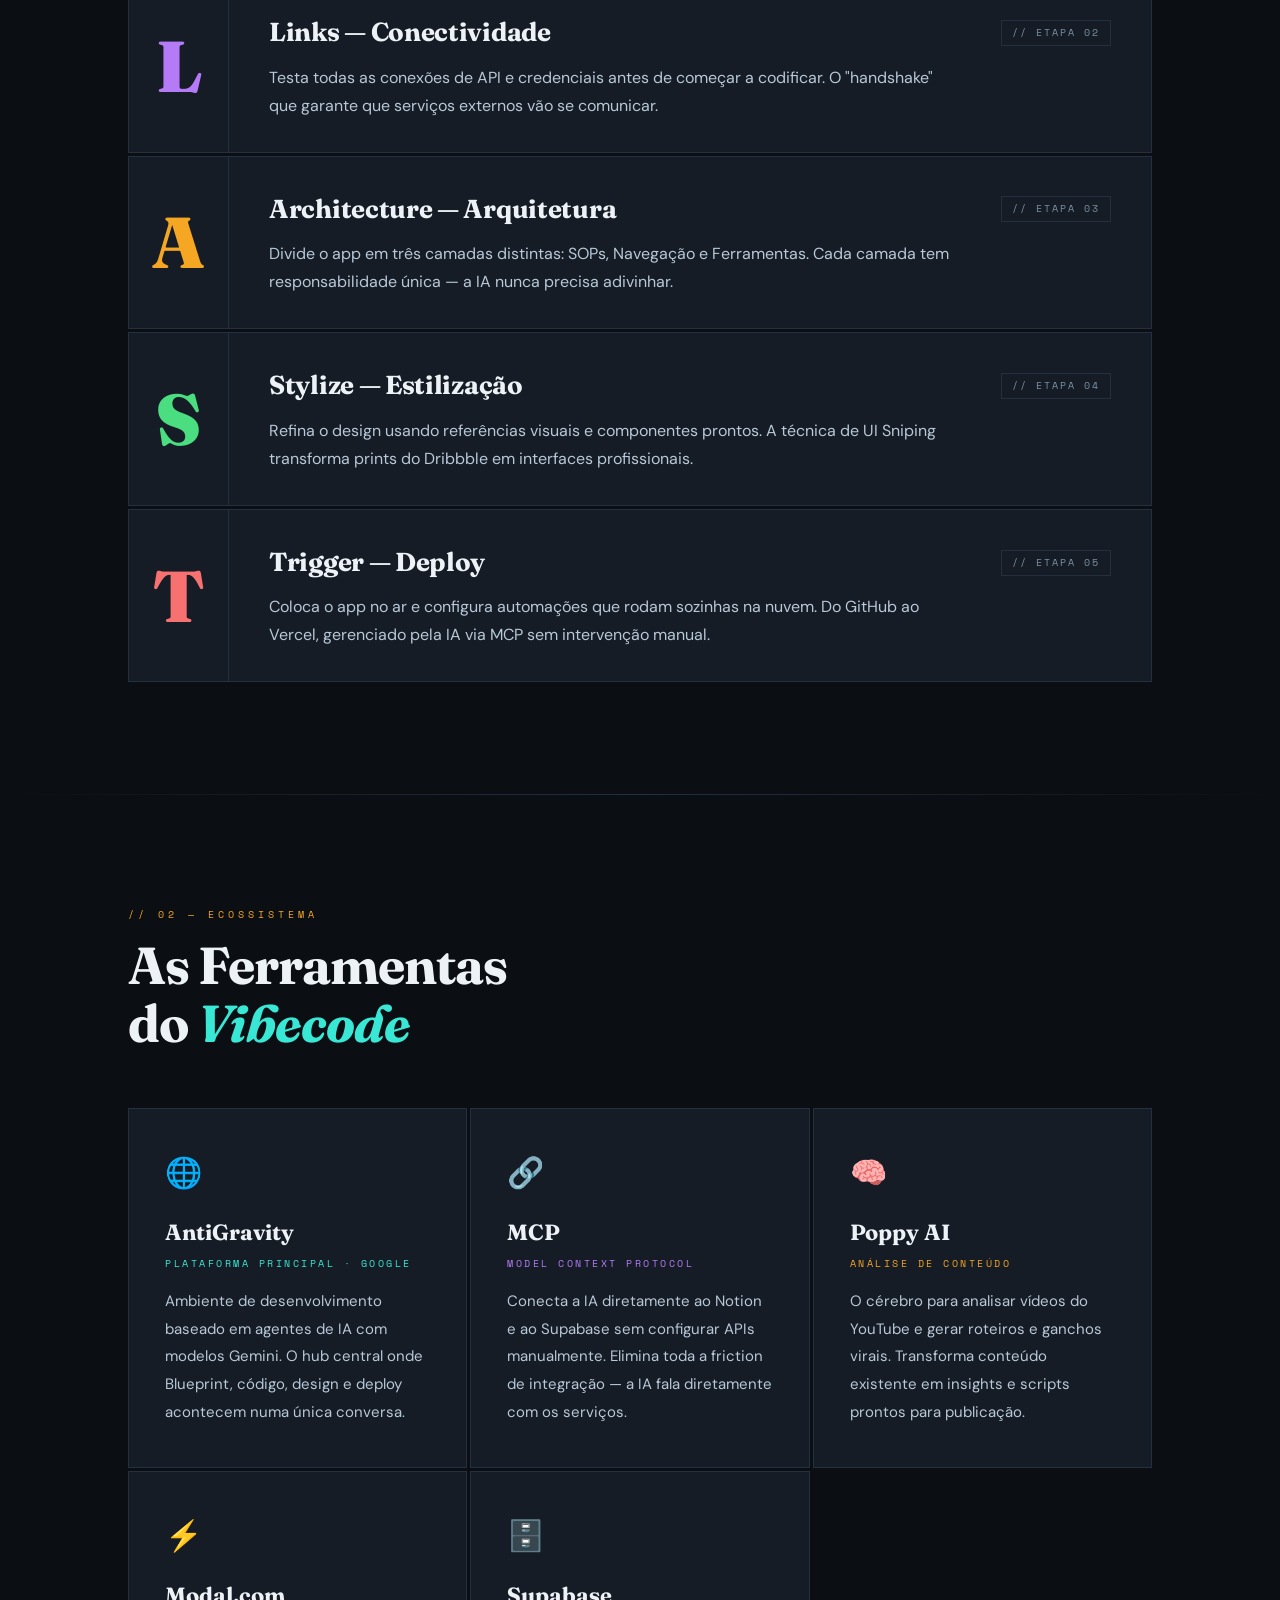
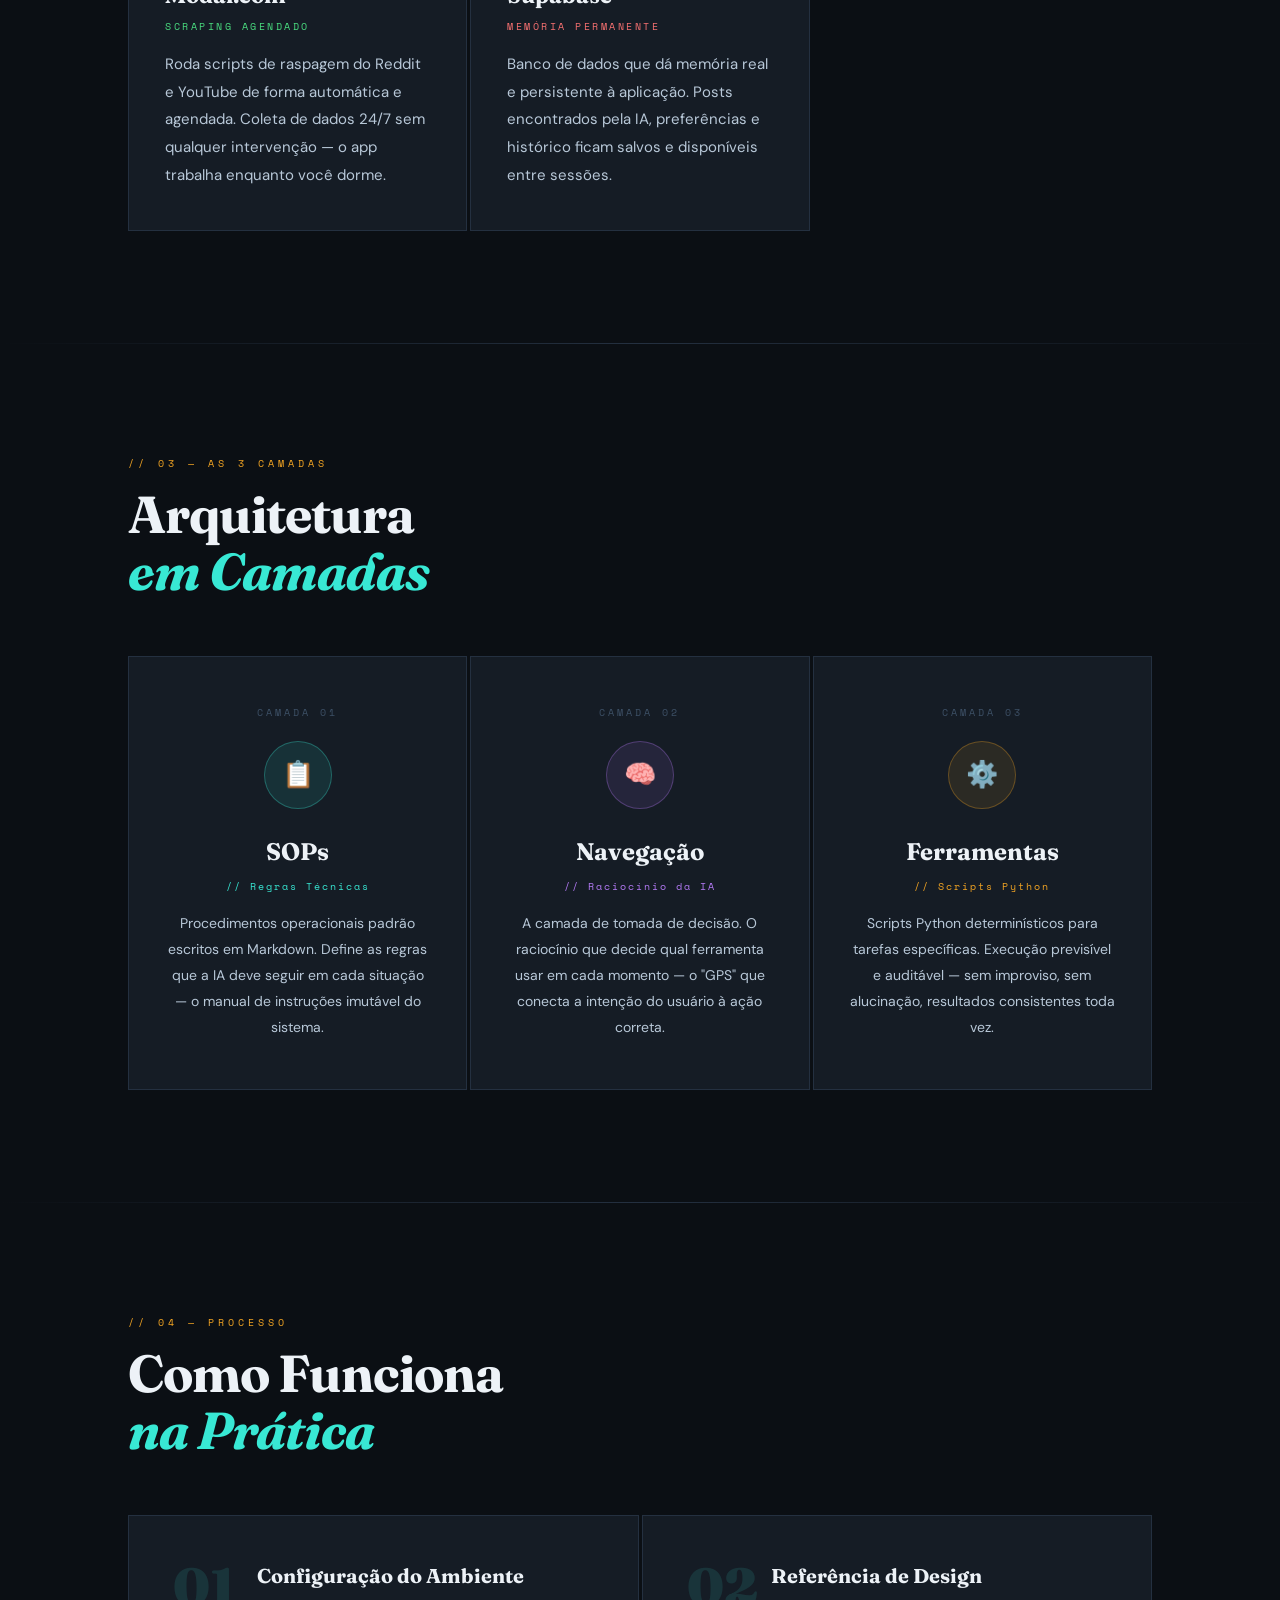
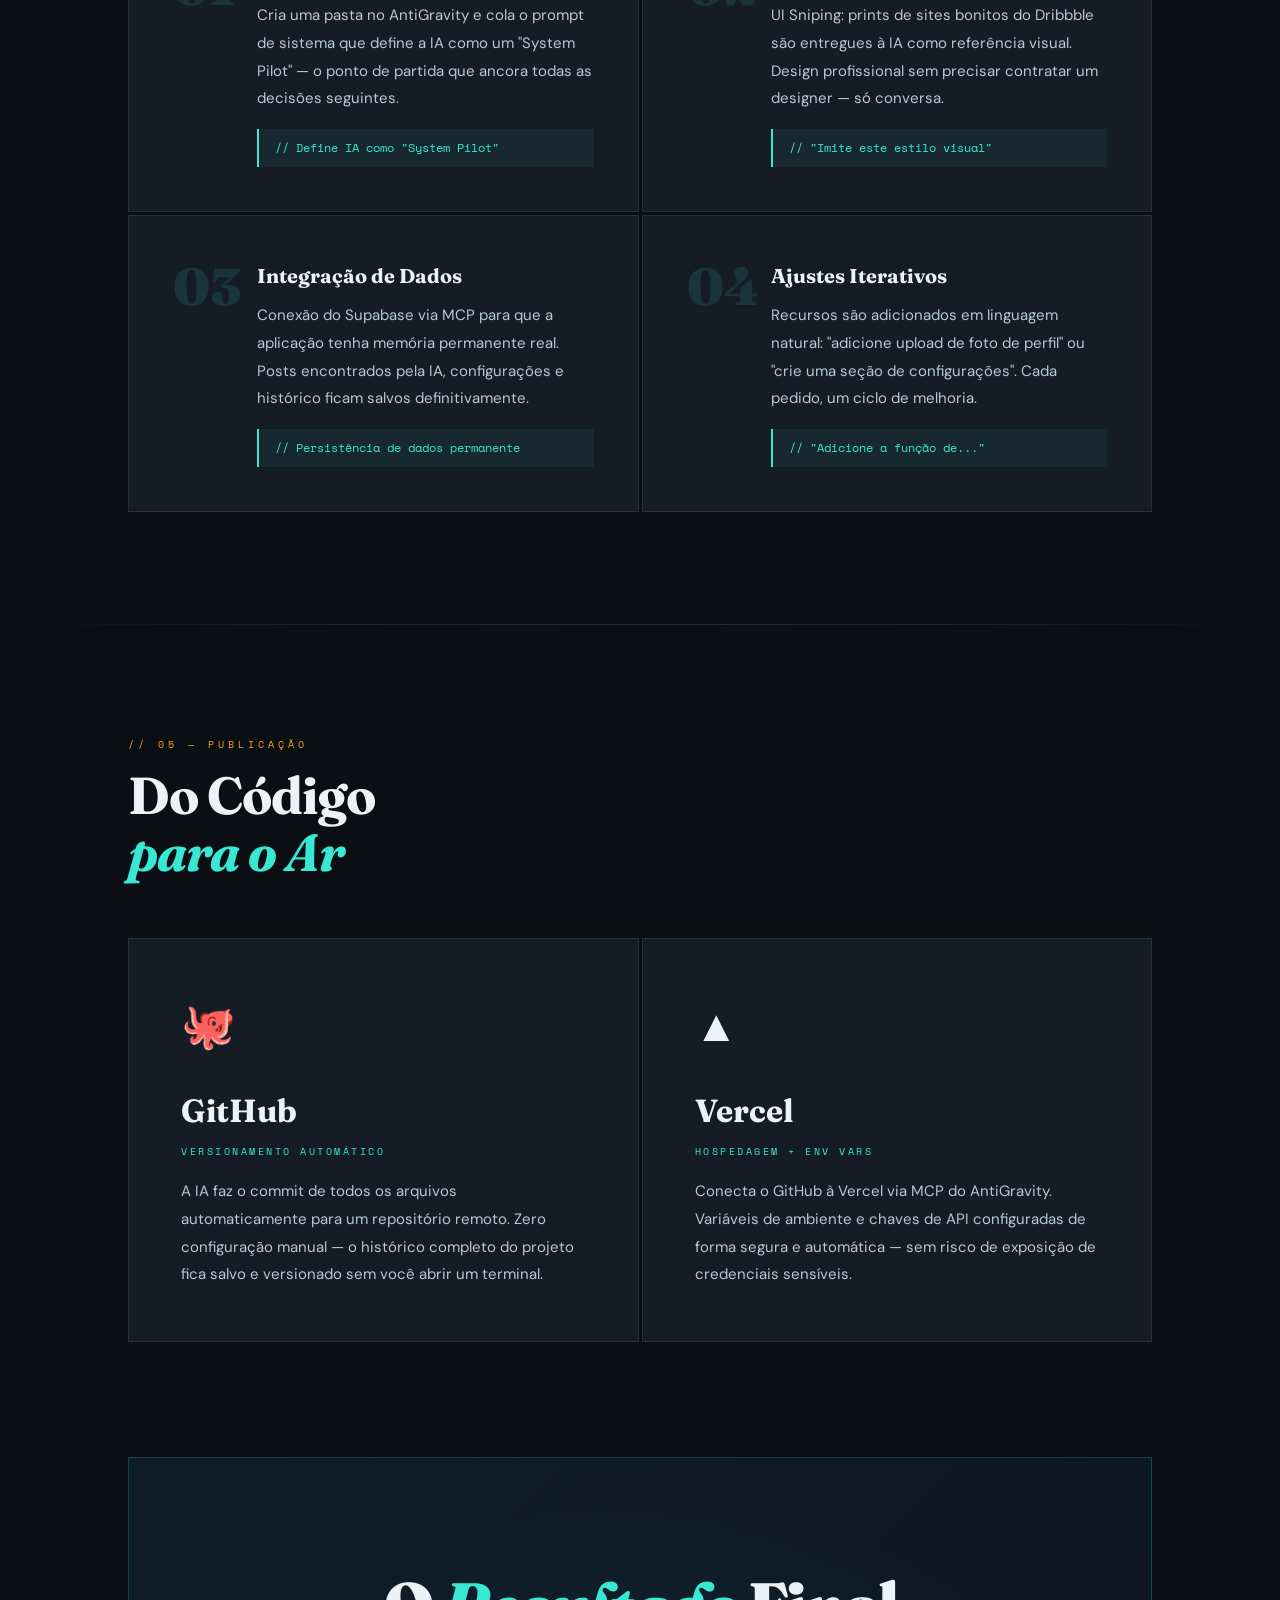
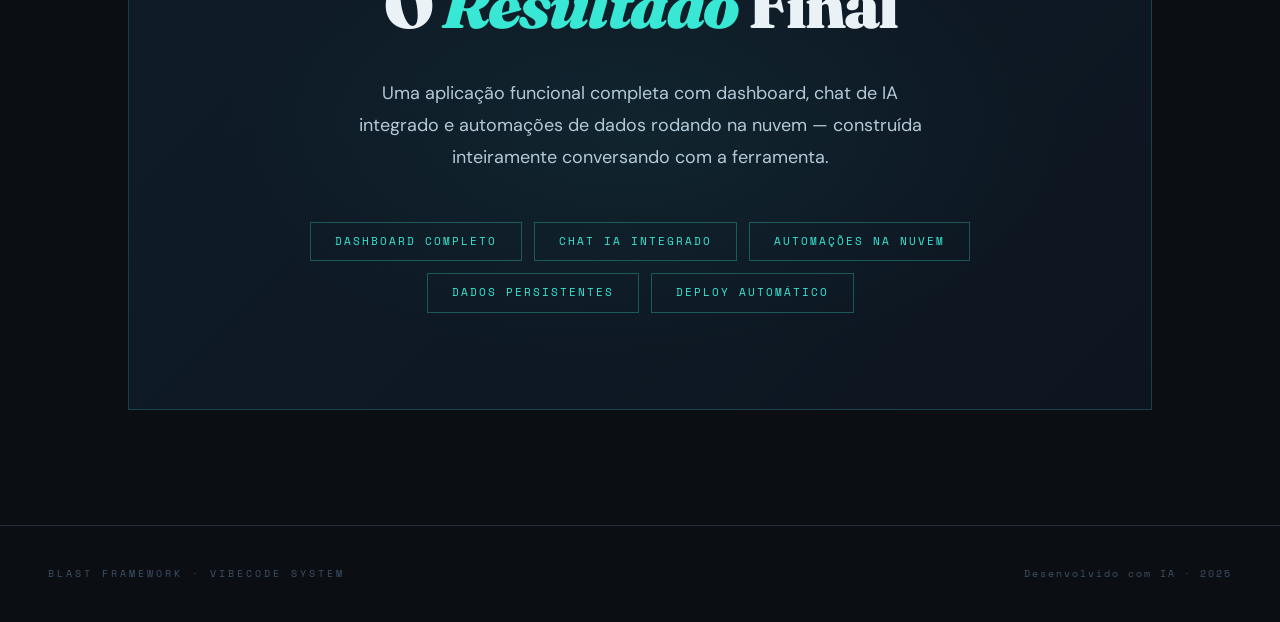
<file: blast.html>
<!DOCTYPE html>
<html lang="pt-BR">
<head>
<meta charset="UTF-8">
<meta name="viewport" content="width=device-width, initial-scale=1.0">
<title>BLAST Framework — Vibecode System</title>
<link href="https://fonts.googleapis.com/css2?family=Space+Mono:wght@400;700&family=DM+Sans:ital,opsz,wght@0,9..40,300;0,9..40,400;0,9..40,500;0,9..40,600;0,9..40,700;1,9..40,300;1,9..40,400&family=Fraunces:ital,opsz,wght@0,9..144,300;0,9..144,700;0,9..144,900;1,9..144,300;1,9..144,700&display=swap" rel="stylesheet">
<style>
/* ─── TEORIA DAS CORES ───────────────────────────────────────────
   Fundo escuro: #0B0F14  (quase-preto azulado)
   Cards de leitura: #151C25  (azul-carvão, +luminosidade +8%)
   Texto principal: #EDF2F7  (branco quente, não ofusca)
   Texto corpo: #B8C8D8    (azul-acinzentado claro — contraste 7:1)
   Texto secundário: #7A90A4 (médio — contraste 4.5:1 no card)
   Accent cyan: #38E8D4    (complementar ao laranja, triadico)
   Accent âmbar: #F5A623   (quente, contraste com fundo escuro)
   Accent lilás: #B57BF7   (análogo ao azul, suave)
   Accent verde: #4ADE80
   ─────────────────────────────────────────────────────────────── */
:root {
  --bg:        #0B0F14;
  --bg2:       #0F1520;
  --card:      #151C25;
  --card-hi:   #1C2736;
  --border:    #243040;
  --border-hi: #334d6b;

  --text:      #EDF2F7;
  --body:      #B8C8D8;
  --muted:     #7A90A4;
  --faint:     #3D5066;

  --cyan:      #38E8D4;
  --amber:     #F5A623;
  --violet:    #B57BF7;
  --green:     #4ADE80;
  --red:       #F87171;

  --r: 'Fraunces', Georgia, serif;
  --s: 'DM Sans', sans-serif;
  --m: 'Space Mono', monospace;
}

*, *::before, *::after { box-sizing: border-box; margin:0; padding:0; }
html { scroll-behavior: smooth; }

body {
  background: var(--bg);
  color: var(--text);
  font-family: var(--s);
  font-size: 17px;
  line-height: 1.6;
  overflow-x: hidden;
  cursor: none;
  -webkit-font-smoothing: antialiased;
}

/* ── CURSOR ───────────────────────── */
.cur { position:fixed; width:10px; height:10px; background:var(--cyan); border-radius:50%; pointer-events:none; z-index:9999; transform:translate(-50%,-50%); transition:width .15s,height .15s; mix-blend-mode:screen; }
.cur-r { position:fixed; width:36px; height:36px; border:1px solid rgba(56,232,212,.35); border-radius:50%; pointer-events:none; z-index:9998; transform:translate(-50%,-50%); transition:width .3s,height .3s; }

/* ── BG TEXTURE ───────────────────── */
body::before {
  content:'';
  position:fixed; inset:0;
  background-image:
    linear-gradient(rgba(56,232,212,.025) 1px, transparent 1px),
    linear-gradient(90deg, rgba(56,232,212,.025) 1px, transparent 1px);
  background-size:72px 72px;
  pointer-events:none; z-index:0;
}

/* ── GLOWS ────────────────────────── */
.glow { position:fixed; border-radius:50%; filter:blur(140px); pointer-events:none; z-index:0; opacity:.08; }
.g1 { width:700px;height:700px;background:var(--cyan);top:-250px;right:-150px;animation:drift 14s ease-in-out infinite; }
.g2 { width:500px;height:500px;background:var(--violet);bottom:-100px;left:-100px;animation:drift 18s ease-in-out infinite reverse; }
.g3 { width:350px;height:350px;background:var(--amber);top:55%;left:35%;animation:drift 11s ease-in-out infinite 2s; }

@keyframes drift {
  0%,100%{transform:translate(0,0)}
  40%{transform:translate(28px,-22px)}
  70%{transform:translate(-18px,24px)}
}

/* ── LAYOUT ───────────────────────── */
.wrap { max-width:1120px; margin:0 auto; padding:0 48px; position:relative; z-index:1; }

/* ── NAV ──────────────────────────── */
nav {
  position:fixed; top:0; left:0; right:0; z-index:200;
  display:flex; align-items:center; justify-content:space-between;
  padding:18px 48px;
  background:rgba(11,15,20,.82);
  backdrop-filter:blur(24px);
  border-bottom:1px solid rgba(36,48,64,.8);
}
.nav-logo { font-family:var(--m); font-size:13px; letter-spacing:5px; color:var(--cyan); font-weight:700; }
.nav-links { display:flex; gap:36px; list-style:none; }
.nav-links a { font-family:var(--m); font-size:10px; color:var(--muted); text-decoration:none; letter-spacing:2.5px; text-transform:uppercase; transition:color .2s; }
.nav-links a:hover { color:var(--cyan); }

/* ── HERO ─────────────────────────── */
header {
  min-height:100vh; display:flex; flex-direction:column; justify-content:center;
  padding:120px 0 80px; position:relative;
}

.hero-eyebrow {
  font-family:var(--m); font-size:11px; letter-spacing:4px; color:var(--cyan);
  border:1px solid rgba(56,232,212,.25); display:inline-flex; align-items:center; gap:10px;
  padding:7px 16px; margin-bottom:36px;
  animation:up .8s ease both;
}
.hero-eyebrow-dot { width:6px;height:6px;background:var(--cyan);border-radius:50%;animation:pulse 2s ease-in-out infinite; }

.hero-title {
  font-family:var(--r);
  font-size:clamp(64px, 10vw, 140px);
  font-weight:900; line-height:.92; letter-spacing:-3px;
  animation:up .8s ease .12s both;
}
.hero-title em { font-style:italic; color:var(--cyan); }
.hero-title .ghost {
  -webkit-text-stroke:2px rgba(56,232,212,.4);
  color:transparent; display:block;
}

.hero-lead {
  margin-top:36px;
  font-size:18px; line-height:1.75; color:var(--body);
  max-width:580px;
  animation:up .8s ease .24s both;
}
.hero-lead strong { color:var(--text); font-weight:600; }

.hero-stats {
  display:flex; gap:48px; margin-top:52px;
  animation:up .8s ease .36s both;
}
.stat-n { font-family:var(--r); font-size:48px; font-weight:700; color:var(--text); line-height:1; }
.stat-l { font-family:var(--m); font-size:10px; letter-spacing:2px; color:var(--muted); margin-top:4px; text-transform:uppercase; }

.scroll-hint {
  position:absolute; bottom:40px; left:48px;
  display:flex; align-items:center; gap:12px;
  font-family:var(--m); font-size:10px; color:var(--faint); letter-spacing:3px;
  animation:up .8s ease .6s both;
}
.sh-line { width:56px; height:1px; background:linear-gradient(90deg,var(--cyan),transparent); animation:pulse 2s ease-in-out infinite; }

/* ── SECTION BASE ─────────────────── */
section { padding:112px 0; }
.sec-eyebrow { font-family:var(--m); font-size:10px; letter-spacing:4px; color:var(--amber); text-transform:uppercase; margin-bottom:14px; }
.sec-title { font-family:var(--r); font-size:clamp(36px,4.5vw,52px); font-weight:700; line-height:1.1; letter-spacing:-1px; margin-bottom:56px; }
.sec-title span { color:var(--cyan); font-style:italic; }

/* ── BLAST ACCORDION ──────────────── */
.blast-list { display:flex; flex-direction:column; gap:3px; }

.bstep {
  display:grid; grid-template-columns:100px 1fr;
  background:var(--card); border:1px solid var(--border);
  overflow:hidden; cursor:pointer;
  transition:border-color .25s, background .25s;
  position:relative;
}
.bstep:hover { border-color:var(--border-hi); background:var(--card-hi); }
.bstep.open { border-color:var(--border-hi); }

.bstep::after { content:''; position:absolute; left:0; top:0; bottom:0; width:3px; opacity:0; transition:opacity .3s; }
.bstep.open::after { opacity:1; }
.bstep[data-c="cyan"]::after   { background:var(--cyan); }
.bstep[data-c="violet"]::after { background:var(--violet); }
.bstep[data-c="amber"]::after  { background:var(--amber); }
.bstep[data-c="green"]::after  { background:var(--green); }
.bstep[data-c="red"]::after    { background:var(--red); }

.bstep-letter {
  display:flex; align-items:center; justify-content:center;
  border-right:1px solid var(--border);
  font-family:var(--r); font-weight:900; font-size:72px; line-height:1;
  padding:36px 16px;
  transition:font-size .2s;
}
.bstep:hover .bstep-letter { font-size:76px; }
.bstep[data-c="cyan"]   .bstep-letter { color:var(--cyan); }
.bstep[data-c="violet"] .bstep-letter { color:var(--violet); }
.bstep[data-c="amber"]  .bstep-letter { color:var(--amber); }
.bstep[data-c="green"]  .bstep-letter { color:var(--green); }
.bstep[data-c="red"]    .bstep-letter { color:var(--red); }

.bstep-body { padding:32px 40px; }

.bstep-head { display:flex; align-items:center; justify-content:space-between; margin-bottom:10px; }
.bstep-name { font-family:var(--r); font-size:26px; font-weight:700; letter-spacing:-.3px; }
.bstep-badge {
  font-family:var(--m); font-size:10px; letter-spacing:2px; color:var(--muted);
  border:1px solid var(--border); padding:4px 10px;
}

.bstep-summary {
  font-size:16px; line-height:1.75;
  color:var(--body);
  max-width:680px;
}

.bstep-expand {
  max-height:0; overflow:hidden;
  transition:max-height .45s cubic-bezier(.4,0,.2,1), opacity .35s ease;
  opacity:0;
}
.bstep.open .bstep-expand { max-height:400px; opacity:1; }

.bstep-inner {
  margin-top:24px; padding-top:24px;
  border-top:1px solid var(--border);
}

.bstep-detail {
  font-size:15px; line-height:1.85;
  color:var(--body);
  margin-bottom:20px; max-width:640px;
}

.chips { display:flex; flex-wrap:wrap; gap:8px; }
.chip {
  font-family:var(--m); font-size:11px; letter-spacing:1px;
  padding:5px 14px; border:1px solid var(--border);
  color:var(--muted); transition:all .2s;
}
.chip:hover { border-color:var(--cyan); color:var(--cyan); }

/* ── TOOLS SECTION ────────────────── */
.tools-grid {
  display:grid; grid-template-columns:repeat(auto-fit,minmax(280px,1fr));
  gap:3px;
}

.tool {
  background:var(--card); border:1px solid var(--border);
  padding:40px 36px; position:relative; overflow:hidden;
  transition:background .25s, border-color .25s;
}
.tool:hover { background:var(--card-hi); border-color:var(--border-hi); }

.tool-bar {
  position:absolute; top:0; left:0; right:0; height:3px;
  transform:scaleX(0); transform-origin:left;
  transition:transform .35s ease;
}
.tool:hover .tool-bar { transform:scaleX(1); }
.tool[data-c="cyan"] .tool-bar   { background:var(--cyan); }
.tool[data-c="violet"] .tool-bar { background:var(--violet); }
.tool[data-c="amber"] .tool-bar  { background:var(--amber); }
.tool[data-c="green"] .tool-bar  { background:var(--green); }
.tool[data-c="red"] .tool-bar    { background:var(--red); }

.tool-emoji { font-size:30px; margin-bottom:18px; }
.tool-name { font-family:var(--r); font-size:22px; font-weight:700; margin-bottom:6px; }
.tool-role { font-family:var(--m); font-size:10px; letter-spacing:2.5px; text-transform:uppercase; margin-bottom:16px; }
.tool[data-c="cyan"]   .tool-role { color:var(--cyan); }
.tool[data-c="violet"] .tool-role { color:var(--violet); }
.tool[data-c="amber"]  .tool-role { color:var(--amber); }
.tool[data-c="green"]  .tool-role { color:var(--green); }
.tool[data-c="red"]    .tool-role { color:var(--red); }

.tool-desc {
  font-size:15px; line-height:1.85;
  color:var(--body);
}

/* ── ARCHITECTURE ─────────────────── */
.arch { display:grid; grid-template-columns:repeat(3,1fr); gap:3px; }

.arch-card {
  background:var(--card); border:1px solid var(--border);
  padding:48px 36px; text-align:center;
  position:relative; overflow:hidden;
  transition:transform .3s, box-shadow .3s, background .25s;
}
.arch-card:hover { transform:translateY(-6px); background:var(--card-hi); box-shadow:0 16px 48px rgba(0,0,0,.4); }

.arch-ring {
  width:68px; height:68px; border-radius:50%; font-size:26px;
  display:flex; align-items:center; justify-content:center;
  margin:0 auto 24px;
}
.arch-card:nth-child(1) .arch-ring { background:rgba(56,232,212,.1); border:1px solid rgba(56,232,212,.3); }
.arch-card:nth-child(2) .arch-ring { background:rgba(181,123,247,.1); border:1px solid rgba(181,123,247,.3); }
.arch-card:nth-child(3) .arch-ring { background:rgba(245,166,35,.1);  border:1px solid rgba(245,166,35,.3); }

.arch-num { font-family:var(--m); font-size:10px; letter-spacing:3px; color:var(--faint); margin-bottom:20px; }
.arch-name { font-family:var(--r); font-size:24px; font-weight:700; margin-bottom:8px; }
.arch-tech { font-family:var(--m); font-size:10px; letter-spacing:2px; margin-bottom:16px; }
.arch-card:nth-child(1) .arch-tech { color:var(--cyan); }
.arch-card:nth-child(2) .arch-tech { color:var(--violet); }
.arch-card:nth-child(3) .arch-tech { color:var(--amber); }

.arch-desc { font-size:14px; line-height:1.85; color:var(--body); }

/* ── PROCESS ──────────────────────── */
.process { display:grid; grid-template-columns:repeat(2,1fr); gap:3px; }

.proc {
  background:var(--card); border:1px solid var(--border);
  padding:44px; display:flex; gap:28px;
  transition:background .25s, border-color .25s;
}
.proc:hover { background:var(--card-hi); border-color:var(--border-hi); }

.proc-n {
  font-family:var(--r); font-size:52px; font-weight:900; line-height:1;
  color:rgba(56,232,212,.12); flex-shrink:0; width:56px; text-align:right;
  transition:color .3s; user-select:none;
}
.proc:hover .proc-n { color:rgba(56,232,212,.22); }

.proc-name { font-family:var(--r); font-size:20px; font-weight:700; margin-bottom:10px; }

.proc-desc { font-size:15px; line-height:1.85; color:var(--body); margin-bottom:16px; }

.proc-quote {
  font-family:var(--m); font-size:12px; color:var(--cyan);
  padding:10px 16px; background:rgba(56,232,212,.06);
  border-left:2px solid var(--cyan); line-height:1.5;
}

/* ── DEPLOY ───────────────────────── */
.deploy { display:grid; grid-template-columns:1fr 1fr; gap:3px; }

.dep {
  background:var(--card); border:1px solid var(--border);
  padding:52px; position:relative; overflow:hidden;
  transition:background .25s, border-color .25s;
}
.dep:hover { background:var(--card-hi); border-color:var(--border-hi); }

.dep-icon { font-size:44px; margin-bottom:24px; }
.dep-name { font-family:var(--r); font-size:32px; font-weight:700; margin-bottom:8px; }
.dep-label { font-family:var(--m); font-size:10px; letter-spacing:2.5px; color:var(--cyan); margin-bottom:18px; text-transform:uppercase; }

.dep-desc { font-size:15px; line-height:1.85; color:var(--body); }

/* ── RESULT BANNER ────────────────── */
.result {
  margin:3px 0;
  background:linear-gradient(135deg, #0F1C28 0%, #0D1520 100%);
  border:1px solid rgba(56,232,212,.2);
  padding:96px 80px; text-align:center; position:relative; overflow:hidden;
}
.result::before {
  content:''; position:absolute; inset:0;
  background:radial-gradient(ellipse 60% 60% at 50% 50%, rgba(56,232,212,.06) 0%, transparent 70%);
  pointer-events:none;
}
.result-title { font-family:var(--r); font-size:clamp(40px,5vw,68px); font-weight:900; letter-spacing:-2px; margin-bottom:20px; }
.result-title span { color:var(--cyan); font-style:italic; }

.result-body {
  font-size:18px; line-height:1.8; color:var(--body);
  max-width:580px; margin:0 auto 48px;
}

.result-pills { display:flex; flex-wrap:wrap; gap:12px; justify-content:center; }
.pill {
  padding:10px 24px; border:1px solid rgba(56,232,212,.3);
  font-family:var(--m); font-size:11px; color:var(--cyan);
  letter-spacing:2px; text-transform:uppercase;
  transition:all .2s;
}
.pill:hover { background:rgba(56,232,212,.1); border-color:var(--cyan); }

/* ── FOOTER ───────────────────────── */
footer {
  border-top:1px solid var(--border);
  padding:40px 48px;
  display:flex; align-items:center; justify-content:space-between;
}
.ft-l { font-family:var(--m); font-size:10px; letter-spacing:3px; color:var(--faint); text-transform:uppercase; }
.ft-r { font-family:var(--m); font-size:10px; letter-spacing:2px; color:var(--faint); }

/* ── DIVIDER ──────────────────────── */
.div { height:1px; background:linear-gradient(90deg,transparent,var(--border),transparent); }

/* ── ANIMATIONS ───────────────────── */
@keyframes up { from{opacity:0;transform:translateY(28px)} to{opacity:1;transform:translateY(0)} }
@keyframes pulse { 0%,100%{opacity:1} 50%{opacity:.3} }

.reveal { opacity:0; transform:translateY(32px); transition:opacity .65s ease, transform .65s ease; }
.reveal.vis { opacity:1; transform:translateY(0); }

/* ── RESPONSIVE ───────────────────── */
@media(max-width:900px) {
  .wrap { padding:0 24px; }
  nav { padding:16px 24px; }
  .nav-links { display:none; }
  .arch { grid-template-columns:1fr; }
  .process { grid-template-columns:1fr; }
  .deploy { grid-template-columns:1fr; }
  .bstep { grid-template-columns:72px 1fr; }
  .bstep-letter { font-size:52px; padding:28px 12px; }
  .bstep-body { padding:24px 28px; }
  .result { padding:64px 32px; }
  .hero-stats { gap:28px; }
}
</style>
</head>
<body>

<div class="cur" id="cur"></div>
<div class="cur-r" id="curR"></div>
<div class="glow g1"></div>
<div class="glow g2"></div>
<div class="glow g3"></div>

<!-- NAV -->
<nav>
  <div class="nav-logo">BLAST</div>
  <ul class="nav-links">
    <li><a href="#framework">Framework</a></li>
    <li><a href="#tools">Ferramentas</a></li>
    <li><a href="#arch">Arquitetura</a></li>
    <li><a href="#process">Processo</a></li>
    <li><a href="#deploy">Deploy</a></li>
  </ul>
</nav>

<!-- HERO -->
<header>
  <div class="wrap">
    <div class="hero-eyebrow">
      <span class="hero-eyebrow-dot"></span>
      Vibecode System · Framework de IA
    </div>
    <h1 class="hero-title">
      Build<br>
      <em>Smarter</em>
      <span class="ghost">with&nbsp;BLAST</span>
    </h1>
    <p class="hero-lead">
      Um sistema de <strong>5 etapas</strong> que elimina erros lógicos no desenvolvimento com IA — do blueprint ao deploy, tudo construído conversando com a ferramenta.
    </p>
    <div class="hero-stats">
      <div>
        <div class="stat-n">5</div>
        <div class="stat-l">Etapas</div>
      </div>
      <div>
        <div class="stat-n">3</div>
        <div class="stat-l">Camadas</div>
      </div>
      <div>
        <div class="stat-n">0</div>
        <div class="stat-l">Código manual</div>
      </div>
    </div>
    <div class="scroll-hint">
      <div class="sh-line"></div>
      Scroll para explorar
    </div>
  </div>
</header>

<!-- FRAMEWORK -->
<section id="framework">
  <div class="wrap">
    <div class="sec-eyebrow reveal">// 01 — O Framework</div>
    <h2 class="sec-title reveal">As 5 Etapas do <span>BLAST</span></h2>

    <div class="blast-list reveal">

      <div class="bstep open" data-c="cyan" onclick="tog(this)">
        <div class="bstep-letter">B</div>
        <div class="bstep-body">
          <div class="bstep-head">
            <div class="bstep-name">Blueprint — Plano</div>
            <div class="bstep-badge">// ETAPA 01</div>
          </div>
          <p class="bstep-summary">Define toda a lógica em linguagem natural antes de escrever código. Responde às 5 perguntas essenciais que orientam o projeto inteiro.</p>
          <div class="bstep-expand">
            <div class="bstep-inner">
              <p class="bstep-detail">O Blueprint funciona como a fundação do projeto. Sem ele, a IA toma decisões que parecem corretas localmente, mas quebram o sistema globalmente. Pense nele como o contrato entre você e a ferramenta — uma vez definido, toda decisão posterior se ancora nele.</p>
              <div class="chips">
                <span class="chip">🎯 North Star — objetivo principal</span>
                <span class="chip">🔗 Serviços externos</span>
                <span class="chip">🗄️ Fonte da verdade</span>
                <span class="chip">📦 Formato de entrega</span>
                <span class="chip">📋 Regras de comportamento</span>
              </div>
            </div>
          </div>
        </div>
      </div>

      <div class="bstep" data-c="violet" onclick="tog(this)">
        <div class="bstep-letter">L</div>
        <div class="bstep-body">
          <div class="bstep-head">
            <div class="bstep-name">Links — Conectividade</div>
            <div class="bstep-badge">// ETAPA 02</div>
          </div>
          <p class="bstep-summary">Testa todas as conexões de API e credenciais antes de começar a codificar. O "handshake" que garante que serviços externos vão se comunicar.</p>
          <div class="bstep-expand">
            <div class="bstep-inner">
              <p class="bstep-detail">Validar conexões antes de construir evita horas de debug. Se uma API falha apenas no final do desenvolvimento, todo o esforço investido nas etapas anteriores fica comprometido. Links é o seguro do projeto.</p>
              <div class="chips">
                <span class="chip">✅ Teste de APIs antes de codificar</span>
                <span class="chip">🔑 Validação de credenciais</span>
                <span class="chip">🤝 Handshake verification</span>
                <span class="chip">⏱️ Referência @ min 09:30</span>
              </div>
            </div>
          </div>
        </div>
      </div>

      <div class="bstep" data-c="amber" onclick="tog(this)">
        <div class="bstep-letter">A</div>
        <div class="bstep-body">
          <div class="bstep-head">
            <div class="bstep-name">Architecture — Arquitetura</div>
            <div class="bstep-badge">// ETAPA 03</div>
          </div>
          <p class="bstep-summary">Divide o app em três camadas distintas: SOPs, Navegação e Ferramentas. Cada camada tem responsabilidade única — a IA nunca precisa adivinhar.</p>
          <div class="bstep-expand">
            <div class="bstep-inner">
              <p class="bstep-detail">A separação em camadas é o que torna o sistema previsível e auditável. Cada camada tem uma linguagem própria e escopo bem delimitado, o que reduz alucinações e torna o comportamento da IA determinístico.</p>
              <div class="chips">
                <span class="chip">📝 Camada 1 — SOPs em Markdown</span>
                <span class="chip">🧠 Camada 2 — Raciocínio da IA</span>
                <span class="chip">🐍 Camada 3 — Scripts Python determinísticos</span>
                <span class="chip">⏱️ Referência @ min 21:31</span>
              </div>
            </div>
          </div>
        </div>
      </div>

      <div class="bstep" data-c="green" onclick="tog(this)">
        <div class="bstep-letter">S</div>
        <div class="bstep-body">
          <div class="bstep-head">
            <div class="bstep-name">Stylize — Estilização</div>
            <div class="bstep-badge">// ETAPA 04</div>
          </div>
          <p class="bstep-summary">Refina o design usando referências visuais e componentes prontos. A técnica de UI Sniping transforma prints do Dribbble em interfaces profissionais.</p>
          <div class="bstep-expand">
            <div class="bstep-inner">
              <p class="bstep-detail">UI Sniping: capture prints de sites que você admira e entregue à IA como referência visual. Ela absorve o estilo — espaçamento, paleta, tipografia — e reproduz fielmente sem que você precise de um designer contratado.</p>
              <div class="chips">
                <span class="chip">🎨 UI Sniping como método</span>
                <span class="chip">📸 Referências visuais do Dribbble</span>
                <span class="chip">🧩 Componentes prontos reutilizáveis</span>
                <span class="chip">✨ Design profissional sem designer</span>
              </div>
            </div>
          </div>
        </div>
      </div>

      <div class="bstep" data-c="red" onclick="tog(this)">
        <div class="bstep-letter">T</div>
        <div class="bstep-body">
          <div class="bstep-head">
            <div class="bstep-name">Trigger — Deploy</div>
            <div class="bstep-badge">// ETAPA 05</div>
          </div>
          <p class="bstep-summary">Coloca o app no ar e configura automações que rodam sozinhas na nuvem. Do GitHub ao Vercel, gerenciado pela IA via MCP sem intervenção manual.</p>
          <div class="bstep-expand">
            <div class="bstep-inner">
              <p class="bstep-detail">A fase final conecta GitHub → Vercel automaticamente. Variáveis de ambiente e chaves de API são configuradas de forma segura por dentro do AntiGravity via MCP da Vercel — sem abrir um terminal ou expor credenciais.</p>
              <div class="chips">
                <span class="chip">🐙 GitHub auto-commit</span>
                <span class="chip">▲ Deploy na Vercel via MCP</span>
                <span class="chip">🔐 ENV variables seguras</span>
                <span class="chip">⚡ Automações agendadas na nuvem</span>
              </div>
            </div>
          </div>
        </div>
      </div>

    </div>
  </div>
</section>

<div class="div"></div>

<!-- TOOLS -->
<section id="tools">
  <div class="wrap">
    <div class="sec-eyebrow reveal">// 02 — Ecossistema</div>
    <h2 class="sec-title reveal">As Ferramentas<br>do <span>Vibecode</span></h2>

    <div class="tools-grid reveal">

      <div class="tool" data-c="cyan">
        <div class="tool-bar"></div>
        <div class="tool-emoji">🌐</div>
        <div class="tool-name">AntiGravity</div>
        <div class="tool-role">Plataforma principal · Google</div>
        <p class="tool-desc">Ambiente de desenvolvimento baseado em agentes de IA com modelos Gemini. O hub central onde Blueprint, código, design e deploy acontecem numa única conversa.</p>
      </div>

      <div class="tool" data-c="violet">
        <div class="tool-bar"></div>
        <div class="tool-emoji">🔗</div>
        <div class="tool-name">MCP</div>
        <div class="tool-role">Model Context Protocol</div>
        <p class="tool-desc">Conecta a IA diretamente ao Notion e ao Supabase sem configurar APIs manualmente. Elimina toda a friction de integração — a IA fala diretamente com os serviços.</p>
      </div>

      <div class="tool" data-c="amber">
        <div class="tool-bar"></div>
        <div class="tool-emoji">🧠</div>
        <div class="tool-name">Poppy AI</div>
        <div class="tool-role">Análise de conteúdo</div>
        <p class="tool-desc">O cérebro para analisar vídeos do YouTube e gerar roteiros e ganchos virais. Transforma conteúdo existente em insights e scripts prontos para publicação.</p>
      </div>

      <div class="tool" data-c="green">
        <div class="tool-bar"></div>
        <div class="tool-emoji">⚡</div>
        <div class="tool-name">Modal.com</div>
        <div class="tool-role">Scraping agendado</div>
        <p class="tool-desc">Roda scripts de raspagem do Reddit e YouTube de forma automática e agendada. Coleta de dados 24/7 sem qualquer intervenção — o app trabalha enquanto você dorme.</p>
      </div>

      <div class="tool" data-c="red">
        <div class="tool-bar"></div>
        <div class="tool-emoji">🗄️</div>
        <div class="tool-name">Supabase</div>
        <div class="tool-role">Memória permanente</div>
        <p class="tool-desc">Banco de dados que dá memória real e persistente à aplicação. Posts encontrados pela IA, preferências e histórico ficam salvos e disponíveis entre sessões.</p>
      </div>

    </div>
  </div>
</section>

<div class="div"></div>

<!-- ARCHITECTURE -->
<section id="arch">
  <div class="wrap">
    <div class="sec-eyebrow reveal">// 03 — As 3 Camadas</div>
    <h2 class="sec-title reveal">Arquitetura<br><span>em Camadas</span></h2>

    <div class="arch reveal">

      <div class="arch-card">
        <div class="arch-num">CAMADA 01</div>
        <div class="arch-ring">📋</div>
        <div class="arch-name">SOPs</div>
        <div class="arch-tech">// Regras Técnicas</div>
        <p class="arch-desc">Procedimentos operacionais padrão escritos em Markdown. Define as regras que a IA deve seguir em cada situação — o manual de instruções imutável do sistema.</p>
      </div>

      <div class="arch-card">
        <div class="arch-num">CAMADA 02</div>
        <div class="arch-ring">🧠</div>
        <div class="arch-name">Navegação</div>
        <div class="arch-tech">// Raciocínio da IA</div>
        <p class="arch-desc">A camada de tomada de decisão. O raciocínio que decide qual ferramenta usar em cada momento — o "GPS" que conecta a intenção do usuário à ação correta.</p>
      </div>

      <div class="arch-card">
        <div class="arch-num">CAMADA 03</div>
        <div class="arch-ring">⚙️</div>
        <div class="arch-name">Ferramentas</div>
        <div class="arch-tech">// Scripts Python</div>
        <p class="arch-desc">Scripts Python determinísticos para tarefas específicas. Execução previsível e auditável — sem improviso, sem alucinação, resultados consistentes toda vez.</p>
      </div>

    </div>
  </div>
</section>

<div class="div"></div>

<!-- PROCESS -->
<section id="process">
  <div class="wrap">
    <div class="sec-eyebrow reveal">// 04 — Processo</div>
    <h2 class="sec-title reveal">Como Funciona<br><span>na Prática</span></h2>

    <div class="process reveal">

      <div class="proc">
        <div class="proc-n">01</div>
        <div>
          <div class="proc-name">Configuração do Ambiente</div>
          <p class="proc-desc">Cria uma pasta no AntiGravity e cola o prompt de sistema que define a IA como um "System Pilot" — o ponto de partida que ancora todas as decisões seguintes.</p>
          <div class="proc-quote">// Define IA como "System Pilot"</div>
        </div>
      </div>

      <div class="proc">
        <div class="proc-n">02</div>
        <div>
          <div class="proc-name">Referência de Design</div>
          <p class="proc-desc">UI Sniping: prints de sites bonitos do Dribbble são entregues à IA como referência visual. Design profissional sem precisar contratar um designer — só conversa.</p>
          <div class="proc-quote">// "Imite este estilo visual"</div>
        </div>
      </div>

      <div class="proc">
        <div class="proc-n">03</div>
        <div>
          <div class="proc-name">Integração de Dados</div>
          <p class="proc-desc">Conexão do Supabase via MCP para que a aplicação tenha memória permanente real. Posts encontrados pela IA, configurações e histórico ficam salvos definitivamente.</p>
          <div class="proc-quote">// Persistência de dados permanente</div>
        </div>
      </div>

      <div class="proc">
        <div class="proc-n">04</div>
        <div>
          <div class="proc-name">Ajustes Iterativos</div>
          <p class="proc-desc">Recursos são adicionados em linguagem natural: "adicione upload de foto de perfil" ou "crie uma seção de configurações". Cada pedido, um ciclo de melhoria.</p>
          <div class="proc-quote">// "Adicione a função de..."</div>
        </div>
      </div>

    </div>
  </div>
</section>

<div class="div"></div>

<!-- DEPLOY -->
<section id="deploy">
  <div class="wrap">
    <div class="sec-eyebrow reveal">// 05 — Publicação</div>
    <h2 class="sec-title reveal">Do Código<br><span>para o Ar</span></h2>

    <div class="deploy reveal">

      <div class="dep">
        <div class="dep-icon">🐙</div>
        <div class="dep-name">GitHub</div>
        <div class="dep-label">Versionamento Automático</div>
        <p class="dep-desc">A IA faz o commit de todos os arquivos automaticamente para um repositório remoto. Zero configuração manual — o histórico completo do projeto fica salvo e versionado sem você abrir um terminal.</p>
      </div>

      <div class="dep">
        <div class="dep-icon">▲</div>
        <div class="dep-name">Vercel</div>
        <div class="dep-label">Hospedagem + ENV Vars</div>
        <p class="dep-desc">Conecta o GitHub à Vercel via MCP do AntiGravity. Variáveis de ambiente e chaves de API configuradas de forma segura e automática — sem risco de exposição de credenciais sensíveis.</p>
      </div>

    </div>
  </div>
</section>

<!-- RESULT -->
<div class="wrap" style="padding-bottom:112px;">
  <div class="result reveal">
    <h2 class="result-title">O <span>Resultado</span> Final</h2>
    <p class="result-body">Uma aplicação funcional completa com dashboard, chat de IA integrado e automações de dados rodando na nuvem — construída inteiramente conversando com a ferramenta.</p>
    <div class="result-pills">
      <span class="pill">Dashboard Completo</span>
      <span class="pill">Chat IA Integrado</span>
      <span class="pill">Automações na Nuvem</span>
      <span class="pill">Dados Persistentes</span>
      <span class="pill">Deploy Automático</span>
    </div>
  </div>
</div>

<!-- FOOTER -->
<footer>
  <div class="ft-l">BLAST Framework · Vibecode System</div>
  <div class="ft-r">Desenvolvido com IA · 2025</div>
</footer>

<script>
  // Cursor
  const cur = document.getElementById('cur');
  const curR = document.getElementById('curR');
  let mx=0,my=0,rx=0,ry=0;
  document.addEventListener('mousemove', e => { mx=e.clientX; my=e.clientY; cur.style.left=mx+'px'; cur.style.top=my+'px'; });
  (function tick(){ rx+=(mx-rx)*.11; ry+=(my-ry)*.11; curR.style.left=rx+'px'; curR.style.top=ry+'px'; requestAnimationFrame(tick); })();

  document.querySelectorAll('.bstep,.tool,.arch-card,.dep,.proc').forEach(el => {
    el.addEventListener('mouseenter',()=>{ cur.style.width='18px'; cur.style.height='18px'; curR.style.width='52px'; curR.style.height='52px'; });
    el.addEventListener('mouseleave',()=>{ cur.style.width='10px'; cur.style.height='10px'; curR.style.width='36px'; curR.style.height='36px'; });
  });

  // Accordion
  function tog(el) {
    const was = el.classList.contains('open');
    document.querySelectorAll('.bstep').forEach(s => s.classList.remove('open'));
    if (!was) el.classList.add('open');
  }

  // Reveal on scroll
  const obs = new IntersectionObserver(entries => {
    entries.forEach((e,i) => { if(e.isIntersecting) setTimeout(()=>e.target.classList.add('vis'), i*60); });
  }, { threshold:0.08 });
  document.querySelectorAll('.reveal').forEach(el => obs.observe(el));

  // Smooth nav
  document.querySelectorAll('a[href^="#"]').forEach(a => {
    a.addEventListener('click', e => { e.preventDefault(); document.querySelector(a.getAttribute('href'))?.scrollIntoView({behavior:'smooth'}); });
  });
</script>
</body>
</html>
</file>
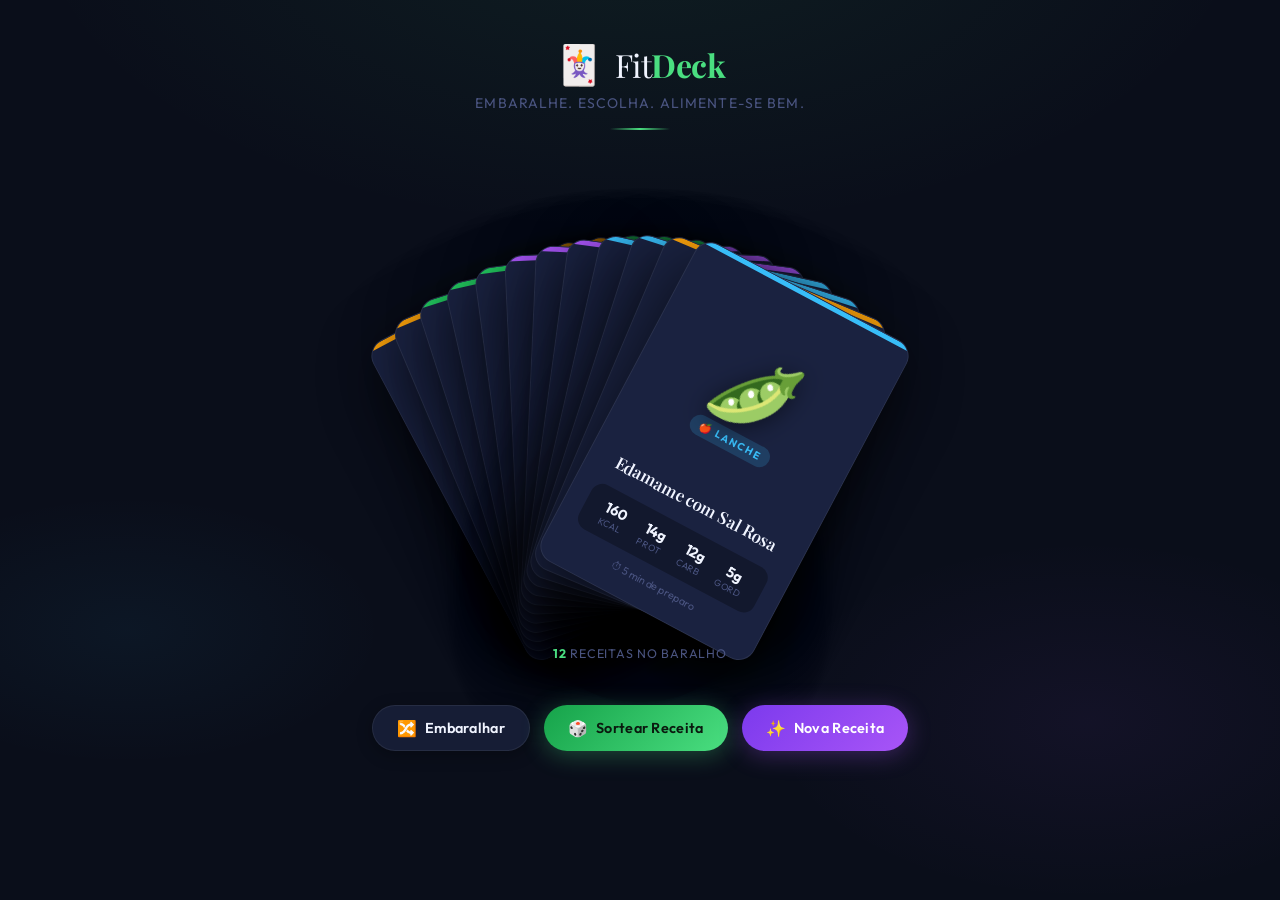
<file: fit-deck.html>
<!DOCTYPE html>
<html lang="pt-BR">

<head>
    <meta charset="UTF-8" />
    <meta name="viewport" content="width=device-width, initial-scale=1.0" />
    <title>FitDeck – Receitas Fitness</title>
    <meta name="description"
        content="Descubra receitas fitness saudáveis no estilo baralho interativo. Embaralhe, selecione e adicione suas próprias receitas." />
    <link rel="preconnect" href="https://fonts.googleapis.com" />
    <link rel="preconnect" href="https://fonts.gstatic.com" crossorigin />
    <link
        href="https://fonts.googleapis.com/css2?family=Outfit:wght@300;400;500;600;700;800&family=Playfair+Display:wght@600;700&display=swap"
        rel="stylesheet" />
    <style>
/* ===================================
   FitDeck – Fitness Recipe Card App
   style.css
   =================================== */

@import url('https://fonts.googleapis.com/css2?family=Outfit:wght@300;400;500;600;700;800&family=Playfair+Display:wght@600;700&display=swap');

/* ─── CSS Variables ─────────────────────────────── */
:root {
    --bg-primary: #0a0e1a;
    --bg-secondary: #0f1628;
    --bg-surface: #161d35;
    --bg-card: #1a2240;
    --text-primary: #f0f4ff;
    --text-secondary: #8b93b8;
    --text-muted: #4a5480;
    --accent-green: #4ade80;
    --accent-glow: rgba(74, 222, 128, 0.25);
    --cat-breakfast: #f59e0b;
    --cat-lunch: #22c55e;
    --cat-dinner: #a855f7;
    --cat-snack: #38bdf8;
    --border: rgba(255, 255, 255, 0.07);
    --shadow-card: 0 20px 60px rgba(0, 0, 0, 0.6);
    --radius-card: 18px;
    --font-main: 'Outfit', sans-serif;
    --font-display: 'Playfair Display', serif;
    --transition: all 0.35s cubic-bezier(0.34, 1.56, 0.64, 1);
}

/* ─── Reset ─────────────────────────────────────── */
*,
*::before,
*::after {
    box-sizing: border-box;
    margin: 0;
    padding: 0;
}

html {
    scroll-behavior: smooth;
}

body {
    font-family: var(--font-main);
    background: var(--bg-primary);
    color: var(--text-primary);
    min-height: 100vh;
    overflow-x: hidden;
    background-image:
        radial-gradient(ellipse 80% 60% at 50% -10%, rgba(74, 222, 128, 0.08) 0%, transparent 60%),
        radial-gradient(ellipse 50% 40% at 85% 80%, rgba(168, 85, 247, 0.06) 0%, transparent 50%),
        radial-gradient(ellipse 40% 30% at 10% 70%, rgba(56, 189, 248, 0.05) 0%, transparent 50%);
}

/* ─── Header ─────────────────────────────────────── */
.site-header {
    text-align: center;
    padding: 40px 20px 20px;
    position: relative;
}

.site-header::after {
    content: '';
    display: block;
    width: 60px;
    height: 2px;
    background: linear-gradient(90deg, transparent, var(--accent-green), transparent);
    margin: 16px auto 0;
}

.logo {
    display: flex;
    align-items: center;
    justify-content: center;
    gap: 12px;
    margin-bottom: 6px;
}

.logo-icon {
    font-size: 2.4rem;
}

.logo-text {
    font-family: var(--font-display);
    font-size: 2rem;
    letter-spacing: -0.5px;
    color: var(--text-primary);
}

.logo-text strong {
    color: var(--accent-green);
    font-weight: 700;
}

.header-tagline {
    font-size: 0.875rem;
    color: var(--text-muted);
    letter-spacing: 0.08em;
    text-transform: uppercase;
    font-weight: 400;
}

/* ─── App Container ──────────────────────────────── */
.app-container {
    max-width: 1100px;
    margin: 0 auto;
    padding: 0 20px 60px;
    display: flex;
    flex-direction: column;
    align-items: center;
}

/* ─── Controls ──────────────────────────────────── */
.controls {
    display: flex;
    justify-content: center;
    gap: 14px;
    padding: 20px 0 12px;
    flex-wrap: wrap;
    position: relative;
    z-index: 10;
    width: 100%;
}

.btn {
    display: inline-flex;
    align-items: center;
    gap: 8px;
    padding: 12px 24px;
    border: none;
    border-radius: 50px;
    font-family: var(--font-main);
    font-size: 0.9rem;
    font-weight: 600;
    cursor: pointer;
    transition: var(--transition);
    position: relative;
    overflow: hidden;
    letter-spacing: 0.02em;
}

.btn::after {
    content: '';
    position: absolute;
    inset: 0;
    background: rgba(255, 255, 255, 0);
    transition: background 0.2s;
}

.btn:hover::after {
    background: rgba(255, 255, 255, 0.07);
}

.btn:active {
    transform: scale(0.96);
}

.btn:focus-visible {
    outline: 2px solid var(--accent-green);
    outline-offset: 3px;
}

.btn-icon {
    font-size: 1.1em;
}

.btn-primary {
    background: linear-gradient(135deg, #16a34a, #4ade80);
    color: #0a1a0f;
    box-shadow: 0 4px 24px rgba(74, 222, 128, 0.3);
}

.btn-primary:hover {
    transform: translateY(-2px);
    box-shadow: 0 8px 32px rgba(74, 222, 128, 0.45);
}

.btn-secondary {
    background: var(--bg-surface);
    color: var(--text-primary);
    border: 1px solid var(--border);
    box-shadow: 0 4px 16px rgba(0, 0, 0, 0.3);
}

.btn-secondary:hover {
    transform: translateY(-2px);
    border-color: rgba(255, 255, 255, 0.15);
    box-shadow: 0 8px 24px rgba(0, 0, 0, 0.4);
}

.btn-accent {
    background: linear-gradient(135deg, #7c3aed, #a855f7);
    color: #fff;
    box-shadow: 0 4px 24px rgba(168, 85, 247, 0.3);
}

.btn-accent:hover {
    transform: translateY(-2px);
    box-shadow: 0 8px 32px rgba(168, 85, 247, 0.45);
}

.btn-full {
    width: 100%;
    justify-content: center;
    margin-top: 8px;
}

/* ─── Deck Info ─────────────────────────────────── */
.deck-info {
    text-align: center;
    font-size: 0.78rem;
    color: var(--text-muted);
    letter-spacing: 0.06em;
    margin-top: 16px;
    margin-bottom: 24px;
    text-transform: uppercase;
    position: relative;
    z-index: 10;
    width: 100%;
}

#deck-count {
    color: var(--accent-green);
    font-weight: 700;
    font-size: 1em;
}

/* ─── Deck Wrapper ──────────────────────────────── */
.deck-wrapper {
    width: 100%;
    display: flex;
    justify-content: center;
    align-items: flex-end;
    /* height accounts for the fan bleed upward: cards are 360px + rotation spread */
    height: 480px;
    position: relative;
    isolation: isolate;
    /* overflow visible so cards can fan, but they won't touch controls (controls are BELOW) */
    overflow: visible;
}

.deck {
    position: relative;
    width: 300px;
    height: 400px;
    /* pushed toward the bottom of the wrapper so the fan spreads upward cleanly */
    align-self: flex-end;
    margin-bottom: 20px;
}

/* ─── Card ──────────────────────────────────────── */
.card {
    position: absolute;
    width: 240px;
    height: 360px;
    border-radius: var(--radius-card);
    background: var(--bg-card);
    border: 1px solid var(--border);
    box-shadow: var(--shadow-card);
    cursor: pointer;
    /* rotate around a point below the card so cards fan upward from a common pivot */
    transform-origin: bottom center;
    transition: transform 0.5s cubic-bezier(0.34, 1.56, 0.64, 1),
        box-shadow 0.3s ease,
        z-index 0s;
    left: 50%;
    bottom: 0;
    top: auto;
    translate: -50% 0;
    user-select: none;
    overflow: hidden;
    display: flex;
    flex-direction: column;
}

.card::before {
    content: '';
    position: absolute;
    top: 0;
    left: 0;
    right: 0;
    height: 5px;
    border-radius: var(--radius-card) var(--radius-card) 0 0;
}

.card[data-cat="Café da Manhã"]::before {
    background: var(--cat-breakfast);
}

.card[data-cat="Almoço"]::before {
    background: var(--cat-lunch);
}

.card[data-cat="Jantar"]::before {
    background: var(--cat-dinner);
}

.card[data-cat="Lanche"]::before {
    background: var(--cat-snack);
}

.card:hover {
    z-index: 999 !important;
    box-shadow: 0 30px 80px rgba(0, 0, 0, 0.8), 0 0 40px var(--accent-glow);
}

.card:hover .card-inner {
    transform: translateY(-12px) scale(1.02);
}

.card-inner {
    width: 100%;
    height: 100%;
    display: flex;
    flex-direction: column;
    padding: 24px 20px 20px;
    transition: transform 0.4s cubic-bezier(0.34, 1.56, 0.64, 1);
}

/* Card emoji area */
.card-emoji-area {
    flex: 1;
    display: flex;
    align-items: center;
    justify-content: center;
    flex-direction: column;
    gap: 10px;
}

.card-emoji {
    font-size: 4.5rem;
    line-height: 1;
    filter: drop-shadow(0 4px 12px rgba(0, 0, 0, 0.5));
    animation: emojiFloat 3s ease-in-out infinite;
}

@keyframes emojiFloat {

    0%,
    100% {
        transform: translateY(0px);
    }

    50% {
        transform: translateY(-6px);
    }
}

.card-category {
    font-size: 0.65rem;
    font-weight: 700;
    letter-spacing: 0.12em;
    text-transform: uppercase;
    padding: 4px 10px;
    border-radius: 20px;
}

.card[data-cat="Café da Manhã"] .card-category {
    background: rgba(245, 158, 11, 0.18);
    color: var(--cat-breakfast);
}

.card[data-cat="Almoço"] .card-category {
    background: rgba(34, 197, 94, 0.18);
    color: var(--cat-lunch);
}

.card[data-cat="Jantar"] .card-category {
    background: rgba(168, 85, 247, 0.18);
    color: var(--cat-dinner);
}

.card[data-cat="Lanche"] .card-category {
    background: rgba(56, 189, 248, 0.18);
    color: var(--cat-snack);
}

/* Card name */
.card-name {
    font-family: var(--font-display);
    font-size: 1.05rem;
    font-weight: 600;
    text-align: center;
    line-height: 1.3;
    color: var(--text-primary);
    margin-bottom: 14px;
}

/* Card macros strip */
.card-macros {
    display: flex;
    justify-content: space-between;
    background: rgba(0, 0, 0, 0.3);
    border-radius: 12px;
    padding: 10px 12px;
    gap: 4px;
}

.macro-item {
    display: flex;
    flex-direction: column;
    align-items: center;
    flex: 1;
}

.macro-val {
    font-size: 0.9rem;
    font-weight: 700;
    color: var(--text-primary);
}

.macro-lbl {
    font-size: 0.58rem;
    color: var(--text-muted);
    text-transform: uppercase;
    letter-spacing: 0.05em;
    margin-top: 1px;
}

/* Prep time badge */
.card-prep {
    font-size: 0.68rem;
    color: var(--text-muted);
    text-align: center;
    margin-top: 10px;
    display: flex;
    align-items: center;
    justify-content: center;
    gap: 4px;
}

/* Card shimmer overlay */
.card::after {
    content: '';
    position: absolute;
    top: -50%;
    left: -60%;
    width: 40%;
    height: 200%;
    background: linear-gradient(105deg, transparent 40%, rgba(255, 255, 255, 0.06) 50%, transparent 60%);
    transform: skewX(-10deg);
    pointer-events: none;
    transition: left 0.5s;
}

.card:hover::after {
    left: 120%;
    transition: left 0.6s ease;
}

/* Card selected highlight */
.card.selected {
    box-shadow: 0 30px 80px rgba(0, 0, 0, 0.8), 0 0 60px rgba(74, 222, 128, 0.6) !important;
    border-color: rgba(74, 222, 128, 0.5) !important;
    z-index: 1000 !important;
}

/* Shuffle animation */
@keyframes cardScatter {
    0% {
        transform: var(--base-transform);
    }

    30% {
        transform: translate(var(--scatter-x), var(--scatter-y)) rotate(var(--scatter-r)) scale(0.85);
        opacity: 0.5;
    }

    60% {
        transform: translate(calc(var(--scatter-x) * 0.5), calc(var(--scatter-y) * 0.5)) rotate(calc(var(--scatter-r) * 0.5)) scale(0.95);
        opacity: 0.8;
    }

    100% {
        transform: var(--base-transform);
        opacity: 1;
    }
}

.card.shuffling {
    animation: cardScatter 0.8s cubic-bezier(0.34, 1.56, 0.64, 1) forwards;
}

/* ─── Modal Overlay ─────────────────────────────── */
.modal-overlay {
    position: fixed;
    inset: 0;
    background: rgba(5, 8, 20, 0.85);
    backdrop-filter: blur(12px);
    -webkit-backdrop-filter: blur(12px);
    display: flex;
    align-items: center;
    justify-content: center;
    z-index: 9000;
    padding: 20px;
    opacity: 0;
    pointer-events: none;
    transition: opacity 0.3s ease;
}

.modal-overlay.open {
    opacity: 1;
    pointer-events: all;
}

/* ─── Modal Base ─────────────────────────────────── */
.modal {
    background: var(--bg-surface);
    border: 1px solid var(--border);
    border-radius: 24px;
    padding: 36px;
    width: 100%;
    max-height: 90vh;
    overflow-y: auto;
    position: relative;
    transform: translateY(30px) scale(0.96);
    transition: transform 0.4s cubic-bezier(0.34, 1.56, 0.64, 1);
    box-shadow: 0 40px 100px rgba(0, 0, 0, 0.7);
    scrollbar-width: thin;
    scrollbar-color: var(--bg-card) transparent;
}

.modal-overlay.open .modal {
    transform: translateY(0) scale(1);
}

.modal-detail {
    max-width: 540px;
}

.modal-add {
    max-width: 620px;
}

.modal-close {
    position: absolute;
    top: 16px;
    right: 16px;
    width: 36px;
    height: 36px;
    border: 1px solid var(--border);
    border-radius: 50%;
    background: var(--bg-card);
    color: var(--text-secondary);
    font-size: 1.3rem;
    cursor: pointer;
    display: flex;
    align-items: center;
    justify-content: center;
    line-height: 1;
    transition: all 0.2s;
}

.modal-close:hover {
    background: rgba(255, 255, 255, 0.1);
    color: var(--text-primary);
}

/* ─── Detail Modal ───────────────────────────────── */
.modal-detail-header {
    display: flex;
    align-items: flex-start;
    gap: 20px;
    margin-bottom: 28px;
}

.modal-emoji {
    font-size: 4rem;
    line-height: 1;
    flex-shrink: 0;
    background: var(--bg-card);
    width: 80px;
    height: 80px;
    border-radius: 20px;
    display: flex;
    align-items: center;
    justify-content: center;
    border: 1px solid var(--border);
}

.modal-category {
    font-size: 0.7rem;
    font-weight: 700;
    letter-spacing: 0.12em;
    text-transform: uppercase;
    margin-bottom: 6px;
    color: var(--accent-green);
}

.modal-title {
    font-family: var(--font-display);
    font-size: 1.5rem;
    line-height: 1.2;
    color: var(--text-primary);
    margin-bottom: 6px;
}

.modal-subtitle {
    font-size: 0.85rem;
    color: var(--text-secondary);
    margin-bottom: 24px;
    line-height: 1.5;
}

.modal-prep-time {
    font-size: 0.78rem;
    color: var(--text-muted);
}

/* ─── Macro Grid ─────────────────────────────────── */
.macro-grid {
    display: grid;
    grid-template-columns: repeat(4, 1fr);
    gap: 10px;
    margin-bottom: 28px;
}

.macro-card {
    background: var(--bg-card);
    border: 1px solid var(--border);
    border-radius: 14px;
    padding: 14px 10px;
    text-align: center;
}

.macro-card .mc-val {
    font-size: 1.4rem;
    font-weight: 700;
    color: var(--text-primary);
    line-height: 1;
}

.macro-card .mc-unit {
    font-size: 0.65rem;
    color: var(--text-muted);
    display: block;
}

.macro-card .mc-lbl {
    font-size: 0.7rem;
    color: var(--text-secondary);
    margin-top: 4px;
    display: block;
    letter-spacing: 0.04em;
}

.macro-card:nth-child(1) .mc-val {
    color: #fb923c;
}

.macro-card:nth-child(2) .mc-val {
    color: #4ade80;
}

.macro-card:nth-child(3) .mc-val {
    color: #60a5fa;
}

.macro-card:nth-child(4) .mc-val {
    color: #f472b6;
}

/* ─── Modal Sections ─────────────────────────────── */
.modal-section {
    margin-bottom: 22px;
}

.modal-section h3 {
    font-size: 0.85rem;
    font-weight: 700;
    text-transform: uppercase;
    letter-spacing: 0.08em;
    color: var(--text-secondary);
    margin-bottom: 12px;
}

.ingredient-list {
    list-style: none;
    display: flex;
    flex-direction: column;
    gap: 8px;
}

.ingredient-list li {
    display: flex;
    align-items: center;
    gap: 10px;
    font-size: 0.9rem;
    color: var(--text-primary);
    padding: 8px 12px;
    background: var(--bg-card);
    border-radius: 10px;
    border: 1px solid var(--border);
}

.ingredient-list li::before {
    content: '✓';
    color: var(--accent-green);
    font-weight: 700;
    font-size: 0.85rem;
    flex-shrink: 0;
}

.modal-instructions {
    font-size: 0.9rem;
    line-height: 1.7;
    color: var(--text-secondary);
}

/* ─── Add Recipe Form ────────────────────────────── */
.form-grid {
    display: grid;
    grid-template-columns: 1fr 1fr;
    gap: 16px;
    margin-bottom: 8px;
}

.form-group {
    display: flex;
    flex-direction: column;
    gap: 6px;
}

.form-group.full {
    grid-column: 1 / -1;
}

.form-group label {
    font-size: 0.78rem;
    font-weight: 600;
    color: var(--text-secondary);
    letter-spacing: 0.05em;
    text-transform: uppercase;
}

.form-group input,
.form-group select,
.form-group textarea {
    background: var(--bg-card);
    border: 1px solid var(--border);
    border-radius: 12px;
    padding: 12px 14px;
    color: var(--text-primary);
    font-family: var(--font-main);
    font-size: 0.9rem;
    transition: border-color 0.2s, box-shadow 0.2s;
    resize: vertical;
}

.form-group input:focus,
.form-group select:focus,
.form-group textarea:focus {
    outline: none;
    border-color: var(--accent-green);
    box-shadow: 0 0 0 3px rgba(74, 222, 128, 0.15);
}

.form-group select option {
    background: var(--bg-card);
    color: var(--text-primary);
}

.form-error {
    color: #f87171;
    font-size: 0.82rem;
    min-height: 20px;
    margin-bottom: 8px;
}

/* ─── Spotlight ───────────────────────────────────── */
.spotlight-overlay {
    position: fixed;
    inset: 0;
    background: rgba(0, 0, 0, 0.92);
    backdrop-filter: blur(16px);
    display: flex;
    flex-direction: column;
    align-items: center;
    justify-content: center;
    z-index: 9500;
    gap: 32px;
    opacity: 0;
    pointer-events: none;
    transition: opacity 0.4s ease;
}

.spotlight-overlay.open {
    opacity: 1;
    pointer-events: all;
}

.spotlight-card-container .card {
    position: relative !important;
    left: auto !important;
    top: auto !important;
    translate: none !important;
    transform: none !important;
    width: 280px !important;
    height: 420px !important;
    margin: 0 auto;
    animation: spotlightEnter 0.6s cubic-bezier(0.34, 1.56, 0.64, 1) forwards;
    box-shadow: 0 40px 100px rgba(0, 0, 0, 0.9), 0 0 80px rgba(74, 222, 128, 0.4);
    border-color: rgba(74, 222, 128, 0.4);
    pointer-events: none;
}

.spotlight-card-container .card-emoji {
    font-size: 5.5rem;
}

@keyframes spotlightEnter {
    from {
        opacity: 0;
        transform: rotateY(-90deg) scale(0.5);
    }

    to {
        opacity: 1;
        transform: rotateY(0deg) scale(1);
    }
}

.spotlight-dismiss {
    animation: fadeInUp 0.5s 0.4s both;
}

@keyframes fadeInUp {
    from {
        opacity: 0;
        transform: translateY(20px);
    }

    to {
        opacity: 1;
        transform: translateY(0);
    }
}

/* ─── Scrollbar ───────────────────────────────────── */
::-webkit-scrollbar {
    width: 6px;
}

::-webkit-scrollbar-track {
    background: transparent;
}

::-webkit-scrollbar-thumb {
    background: var(--bg-card);
    border-radius: 3px;
}

::-webkit-scrollbar-thumb:hover {
    background: var(--text-muted);
}

/* ─── Responsive ─────────────────────────────────── */
@media (max-width: 600px) {
    .logo-text {
        font-size: 1.6rem;
    }

    .controls {
        gap: 10px;
    }

    .btn {
        padding: 10px 18px;
        font-size: 0.82rem;
    }

    .deck-wrapper {
        padding: 20px 10px 60px;
        min-height: 420px;
    }

    .card {
        width: 200px;
        height: 300px;
    }

    .card-emoji {
        font-size: 3.5rem;
    }

    .card-name {
        font-size: 0.9rem;
    }

    .macro-grid {
        grid-template-columns: repeat(2, 1fr);
    }

    .form-grid {
        grid-template-columns: 1fr;
    }

    .modal {
        padding: 24px 20px;
    }

    .modal-detail-header {
        flex-direction: column;
    }
}
</style>
</head>

<body>

    <!-- ========== HEADER ========== -->
    <header class="site-header">
        <div class="logo">
            <span class="logo-icon">🃏</span>
            <span class="logo-text">Fit<strong>Deck</strong></span>
        </div>
        <p class="header-tagline">Embaralhe. Escolha. Alimente-se bem.</p>
    </header>

    <!-- ========== MAIN ========== -->
    <main class="app-container">

        <!-- Card Deck Area -->
        <div class="deck-wrapper" id="deck-wrapper">
            <div class="deck" id="deck"></div>
        </div>

        <!-- Deck counter -->
        <div class="deck-info">
            <span id="deck-count">0</span> receitas no baralho
        </div>

        <!-- Controls -->
        <div class="controls" id="controls">
            <button class="btn btn-secondary" id="btn-shuffle" title="Embaralhar o baralho">
                <span class="btn-icon">🔀</span> Embaralhar
            </button>
            <button class="btn btn-primary" id="btn-random" title="Sortear uma receita aleatória">
                <span class="btn-icon">🎲</span> Sortear Receita
            </button>
            <button class="btn btn-accent" id="btn-add" title="Adicionar nova receita">
                <span class="btn-icon">✨</span> Nova Receita
            </button>
        </div>

    </main>

    <!-- ========== CARD DETAIL MODAL ========== -->
    <div class="modal-overlay" id="detail-modal" role="dialog" aria-modal="true" aria-labelledby="modal-title">
        <div class="modal modal-detail">
            <button class="modal-close" id="detail-close" aria-label="Fechar">&times;</button>

            <div class="modal-detail-header">
                <div class="modal-emoji" id="modal-emoji"></div>
                <div>
                    <div class="modal-category" id="modal-category"></div>
                    <h2 class="modal-title" id="modal-title"></h2>
                    <div class="modal-prep-time" id="modal-prep-time"></div>
                </div>
            </div>

            <div class="macro-grid" id="modal-macros"></div>

            <div class="modal-section">
                <h3>🥗 Ingredientes</h3>
                <ul class="ingredient-list" id="modal-ingredients"></ul>
            </div>

            <div class="modal-section">
                <h3>👨‍🍳 Modo de Preparo</h3>
                <p class="modal-instructions" id="modal-instructions"></p>
            </div>
        </div>
    </div>

    <!-- ========== ADD RECIPE MODAL ========== -->
    <div class="modal-overlay" id="add-modal" role="dialog" aria-modal="true" aria-labelledby="add-modal-title">
        <div class="modal modal-add">
            <button class="modal-close" id="add-close" aria-label="Fechar">&times;</button>
            <h2 class="modal-title" id="add-modal-title">✨ Nova Receita</h2>
            <p class="modal-subtitle">Preencha os campos e a receita será adicionada ao baralho automaticamente.</p>

            <form id="add-recipe-form" novalidate>
                <div class="form-grid">
                    <div class="form-group full">
                        <label for="f-name">Nome da Receita *</label>
                        <input type="text" id="f-name" placeholder="Ex: Frango Grelhado com Quinoa" required />
                    </div>

                    <div class="form-group">
                        <label for="f-category">Categoria *</label>
                        <select id="f-category" required>
                            <option value="">Selecione...</option>
                            <option value="Café da Manhã">☀️ Café da Manhã</option>
                            <option value="Almoço">🥗 Almoço</option>
                            <option value="Jantar">🌙 Jantar</option>
                            <option value="Lanche">🍎 Lanche</option>
                        </select>
                    </div>

                    <div class="form-group">
                        <label for="f-emoji">Emoji da Carta</label>
                        <input type="text" id="f-emoji" placeholder="🍽️" maxlength="4" />
                    </div>

                    <div class="form-group">
                        <label for="f-calories">Calorias (kcal) *</label>
                        <input type="number" id="f-calories" placeholder="350" min="1" required />
                    </div>

                    <div class="form-group">
                        <label for="f-protein">Proteína (g) *</label>
                        <input type="number" id="f-protein" placeholder="30" min="0" required />
                    </div>

                    <div class="form-group">
                        <label for="f-carbs">Carboidratos (g) *</label>
                        <input type="number" id="f-carbs" placeholder="40" min="0" required />
                    </div>

                    <div class="form-group">
                        <label for="f-fat">Gorduras (g) *</label>
                        <input type="number" id="f-fat" placeholder="10" min="0" required />
                    </div>

                    <div class="form-group">
                        <label for="f-preptime">Tempo de Preparo (min)</label>
                        <input type="number" id="f-preptime" placeholder="20" min="1" />
                    </div>

                    <div class="form-group full">
                        <label for="f-ingredients">Ingredientes *</label>
                        <textarea id="f-ingredients" rows="4"
                            placeholder="Um ingrediente por linha:&#10;200g de frango&#10;1 xícara de quinoa&#10;..."
                            required></textarea>
                    </div>

                    <div class="form-group full">
                        <label for="f-instructions">Modo de Preparo *</label>
                        <textarea id="f-instructions" rows="4" placeholder="Descreva o passo a passo do preparo..."
                            required></textarea>
                    </div>
                </div>

                <div id="form-error" class="form-error" aria-live="polite"></div>

                <button type="submit" class="btn btn-primary btn-full">
                    <span class="btn-icon">🃏</span> Adicionar ao Baralho
                </button>
            </form>
        </div>
    </div>

    <!-- Random card spotlight overlay -->
    <div class="spotlight-overlay" id="spotlight-overlay">
        <div class="spotlight-card-container" id="spotlight-container"></div>
        <button class="btn btn-secondary spotlight-dismiss" id="spotlight-dismiss">Ver no Baralho</button>
    </div>

    <script>
/**
 * FitDeck – Fitness Recipe Card App
 * app.js
 */

// ─── Recipe Data ────────────────────────────────────────────────────────────
const INITIAL_RECIPES = [
    {
        id: 1,
        name: "Omelete Proteico com Espinafre",
        category: "Café da Manhã",
        emoji: "🥚",
        calories: 280,
        protein: 24,
        carbs: 6,
        fat: 18,
        prepTime: 10,
        ingredients: ["3 ovos inteiros", "1 xícara de espinafre fresco", "30g de queijo cottage", "1 colher de azeite", "Sal e pimenta a gosto"],
        instructions: "Bata os ovos com sal e pimenta. Refogue o espinafre no azeite por 2 minutos. Despeje os ovos na frigideira, adicione o espinafre e o cottage. Dobre ao meio e sirva quente."
    },
    {
        id: 2,
        name: "Bowl de Açaí Proteico",
        category: "Café da Manhã",
        emoji: "🫐",
        calories: 340,
        protein: 18,
        carbs: 45,
        fat: 9,
        prepTime: 5,
        ingredients: ["200g de polpa de açaí", "1 scoop de whey baunilha", "1/2 banana congelada", "1 colher de aveia", "Mix de berries para cobrir"],
        instructions: "Bata o açaí com o whey e a banana congelada até ficar cremoso. Despeje em tigela e cubra com a aveia e as berries. Consuma imediatamente."
    },
    {
        id: 3,
        name: "Frango Grelhado com Quinoa",
        category: "Almoço",
        emoji: "🍗",
        calories: 420,
        protein: 42,
        carbs: 38,
        fat: 8,
        prepTime: 25,
        ingredients: ["180g de filé de frango", "1 xícara de quinoa cozida", "1/2 pepino", "Tomate cereja", "Molho de limão e ervas"],
        instructions: "Tempere o frango com limão, alho e ervas. Grelhe por 6-7 min de cada lado. Sirva sobre a quinoa com os legumes frescos e regue com molho de limão."
    },
    {
        id: 4,
        name: "Salmão com Batata Doce Assada",
        category: "Almoço",
        emoji: "🐟",
        calories: 480,
        protein: 38,
        carbs: 42,
        fat: 14,
        prepTime: 30,
        ingredients: ["180g de filé de salmão", "200g de batata doce", "Brócolis a gosto", "Azeite extra virgem", "Limão siciliano e endro"],
        instructions: "Asse a batata doce e o brócolis por 20 min a 200°C. Grelhe o salmão temperado com limão e endro por 4 min de cada lado. Monte o prato e regue com fio de azeite."
    },
    {
        id: 5,
        name: "Wrap de Peru com Abacate",
        category: "Almoço",
        emoji: "🌯",
        calories: 360,
        protein: 32,
        carbs: 28,
        fat: 13,
        prepTime: 10,
        ingredients: ["2 fatias de peito de peru", "1/2 abacate maduro", "Tortilla integral", "Alface americana", "Mostarda dijon e limão"],
        instructions: "Amasse o abacate com limão e sal. Espalhe na tortilla, adicione a alface, o peru e a mostarda. Enrole firme e corte ao meio. Sirva imediatamente."
    },
    {
        id: 6,
        name: "Tilápia ao Forno com Legumes",
        category: "Jantar",
        emoji: "🐠",
        calories: 310,
        protein: 36,
        carbs: 18,
        fat: 7,
        prepTime: 35,
        ingredients: ["180g de filé de tilápia", "Abobrinha fatiada", "Pimentão vermelho", "200g de tomate pelado", "Ervas provençais"],
        instructions: "Disponha os legumes em refratário, coloque o peixe por cima. Regue com tomate, tempere com as ervas e asse por 25 min a 190°C."
    },
    {
        id: 7,
        name: "Carne Magra com Couve-flor",
        category: "Jantar",
        emoji: "🥩",
        calories: 350,
        protein: 40,
        carbs: 12,
        fat: 14,
        prepTime: 20,
        ingredients: ["180g de patinho moído", "1 xícara de couve-flor", "Alho e cebola", "Páprica defumada", "Azeite e salsinha"],
        instructions: "Refogue o alho e cebola, adicione a carne moída e tempere com páprica. Cozinhe a couve-flor no vapor. Sirva a carne sobre a couve-flor e finalize com salsinha fresca."
    },
    {
        id: 8,
        name: "Sopa de Lentilha com Espinafre",
        category: "Jantar",
        emoji: "🍲",
        calories: 290,
        protein: 18,
        carbs: 40,
        fat: 5,
        prepTime: 30,
        ingredients: ["1 xícara de lentilha vermelha", "2 xícaras de espinafre", "Cebola e alho", "Cominho e cúrcuma", "Caldo de legumes"],
        instructions: "Refogue cebola e alho. Adicione as lentilhas, o caldo e os temperos. Cozinhe por 20 min. Adicione o espinafre, cozinhe por mais 2 min e sirva."
    },
    {
        id: 9,
        name: "Iogurte Grego com Granola Fit",
        category: "Lanche",
        emoji: "🥣",
        calories: 220,
        protein: 16,
        carbs: 24,
        fat: 5,
        prepTime: 3,
        ingredients: ["200g de iogurte grego natural", "30g de granola sem açúcar", "1 colher de mel", "Morango fatiado"],
        instructions: "Despeje o iogurte em tigela. Adicione a granola, o mel e os morangos fatiados. Consuma gelado."
    },
    {
        id: 10,
        name: "Shake Pós-Treino",
        category: "Lanche",
        emoji: "🥤",
        calories: 260,
        protein: 28,
        carbs: 30,
        fat: 3,
        prepTime: 3,
        ingredients: ["1 scoop de whey chocolate", "200ml de leite desnatado", "1/2 banana madura", "1 colher de pasta de amendoim"],
        instructions: "Bata todos os ingredientes no liquidificador com gelo até ficar homogêneo. Consuma imediatamente após o treino."
    },
    {
        id: 11,
        name: "Panqueca de Aveia Proteica",
        category: "Café da Manhã",
        emoji: "🥞",
        calories: 320,
        protein: 22,
        carbs: 38,
        fat: 7,
        prepTime: 15,
        ingredients: ["1 xícara de aveia", "2 ovos", "1 banana madura", "1/2 scoop de whey baunilha", "Canela a gosto"],
        instructions: "Bata todos os ingredientes no liquidificador. Cozinhe porções pequenas em frigideira antiaderente, 2-3 min de cada lado. Sirva com mel e frutas."
    },
    {
        id: 12,
        name: "Edamame com Sal Rosa",
        category: "Lanche",
        emoji: "🫛",
        calories: 160,
        protein: 14,
        carbs: 12,
        fat: 5,
        prepTime: 5,
        ingredients: ["200g de edamame congelado", "Sal rosa do Himalaia", "Limão a gosto", "Pimenta do reino"],
        instructions: "Cozinhe o edamame em água fervente por 3-4 minutos. Escorra, tempere com sal rosa, limão e pimenta. Sirva quente ou frio."
    }
];

// ─── State ───────────────────────────────────────────────────────────────────
let recipes = [...INITIAL_RECIPES];
let nextId = INITIAL_RECIPES.length + 1;

// ─── DOM References ───────────────────────────────────────────────────────────
const deckEl = document.getElementById('deck');
const deckCount = document.getElementById('deck-count');
const btnShuffle = document.getElementById('btn-shuffle');
const btnRandom = document.getElementById('btn-random');
const btnAdd = document.getElementById('btn-add');

// Detail modal
const detailModal = document.getElementById('detail-modal');
const detailClose = document.getElementById('detail-close');
const modalEmoji = document.getElementById('modal-emoji');
const modalCategory = document.getElementById('modal-category');
const modalTitle = document.getElementById('modal-title');
const modalPrepTime = document.getElementById('modal-prep-time');
const modalMacros = document.getElementById('modal-macros');
const modalIngredients = document.getElementById('modal-ingredients');
const modalInstructions = document.getElementById('modal-instructions');

// Add modal
const addModal = document.getElementById('add-modal');
const addClose = document.getElementById('add-close');
const addForm = document.getElementById('add-recipe-form');
const formError = document.getElementById('form-error');

// Spotlight
const spotlightOverlay = document.getElementById('spotlight-overlay');
const spotlightContainer = document.getElementById('spotlight-container');
const spotlightDismiss = document.getElementById('spotlight-dismiss');

// ─── Category Configs ────────────────────────────────────────────────────────
const CAT_CONFIG = {
    "Café da Manhã": { icon: "☀️" },
    "Almoço": { icon: "🥗" },
    "Jantar": { icon: "🌙" },
    "Lanche": { icon: "🍎" }
};

// ─── Render Deck ─────────────────────────────────────────────────────────────
function renderDeck() {
    deckEl.innerHTML = '';
    deckCount.textContent = recipes.length;

    const total = recipes.length;
    const MAX_SPREAD_ANGLE = Math.min(28, total * 2.4);

    recipes.forEach((recipe, i) => {
        const t = total === 1 ? 0 : (i / (total - 1)) * 2 - 1; // -1 to +1
        const angle = t * MAX_SPREAD_ANGLE;
        const zIndex = i + 1;

        const card = createCardElement(recipe);

        // Anchor every card at bottom-center of the deck div;
        // rotation around 'bottom center' fans them like a real hand of cards
        card.style.setProperty('--base-transform', `translateX(-50%) rotate(${angle}deg)`);
        card.style.transform = `translateX(-50%) rotate(${angle}deg)`;
        card.style.left = '50%';
        card.style.bottom = '0';
        card.style.top = 'auto';
        card.style.translate = 'none';
        card.style.zIndex = zIndex;

        card.addEventListener('click', () => openDetailModal(recipe));
        deckEl.appendChild(card);
    });
}

// ─── Create Card Element ──────────────────────────────────────────────────────
function createCardElement(recipe) {
    const card = document.createElement('div');
    card.className = 'card';
    card.dataset.id = recipe.id;
    card.dataset.cat = recipe.category;

    const catIcon = (CAT_CONFIG[recipe.category] || {}).icon || '🍽️';

    card.innerHTML = `
    <div class="card-inner">
      <div class="card-emoji-area">
        <div class="card-emoji">${recipe.emoji}</div>
        <div class="card-category">${catIcon} ${recipe.category}</div>
      </div>
      <div class="card-name">${recipe.name}</div>
      <div class="card-macros">
        <div class="macro-item">
          <span class="macro-val">${recipe.calories}</span>
          <span class="macro-lbl">kcal</span>
        </div>
        <div class="macro-item">
          <span class="macro-val">${recipe.protein}g</span>
          <span class="macro-lbl">Prot</span>
        </div>
        <div class="macro-item">
          <span class="macro-val">${recipe.carbs}g</span>
          <span class="macro-lbl">Carb</span>
        </div>
        <div class="macro-item">
          <span class="macro-val">${recipe.fat}g</span>
          <span class="macro-lbl">Gord</span>
        </div>
      </div>
      ${recipe.prepTime ? `<div class="card-prep">⏱ ${recipe.prepTime} min de preparo</div>` : ''}
    </div>
  `;

    return card;
}

// ─── Open Detail Modal ────────────────────────────────────────────────────────
function openDetailModal(recipe) {
    const catIcon = (CAT_CONFIG[recipe.category] || {}).icon || '🍽️';

    modalEmoji.textContent = recipe.emoji;
    modalCategory.textContent = `${catIcon} ${recipe.category}`;
    modalTitle.textContent = recipe.name;
    modalPrepTime.textContent = recipe.prepTime ? `⏱ ${recipe.prepTime} min de preparo` : '';

    // Macros grid
    modalMacros.innerHTML = `
    <div class="macro-card">
      <span class="mc-val">${recipe.calories}</span>
      <span class="mc-unit">kcal</span>
      <span class="mc-lbl">Calorias</span>
    </div>
    <div class="macro-card">
      <span class="mc-val">${recipe.protein}g</span>
      <span class="mc-unit">por porção</span>
      <span class="mc-lbl">Proteína</span>
    </div>
    <div class="macro-card">
      <span class="mc-val">${recipe.carbs}g</span>
      <span class="mc-unit">por porção</span>
      <span class="mc-lbl">Carboidrato</span>
    </div>
    <div class="macro-card">
      <span class="mc-val">${recipe.fat}g</span>
      <span class="mc-unit">por porção</span>
      <span class="mc-lbl">Gordura</span>
    </div>
  `;

    // Ingredients
    modalIngredients.innerHTML = recipe.ingredients
        .map(ing => `<li>${ing}</li>`)
        .join('');

    modalInstructions.textContent = recipe.instructions;

    openModal(detailModal);
}

// ─── Modal Helpers ────────────────────────────────────────────────────────────
function openModal(el) {
    el.classList.add('open');
    document.body.style.overflow = 'hidden';
}

function closeModal(el) {
    el.classList.remove('open');
    document.body.style.overflow = '';
}

// ─── Shuffle ──────────────────────────────────────────────────────────────────
function shuffleDeck() {
    const cards = Array.from(deckEl.querySelectorAll('.card'));

    // Animate scatter
    cards.forEach(card => {
        const scatterX = (Math.random() - 0.5) * 400;
        const scatterY = (Math.random() - 0.5) * 300;
        const scatterR = (Math.random() - 0.5) * 120;

        card.style.setProperty('--scatter-x', `${scatterX}px`);
        card.style.setProperty('--scatter-y', `${scatterY}px`);
        card.style.setProperty('--scatter-r', `${scatterR}deg`);
        card.classList.add('shuffling');
    });

    // Fisher-Yates shuffle
    for (let i = recipes.length - 1; i > 0; i--) {
        const j = Math.floor(Math.random() * (i + 1));
        [recipes[i], recipes[j]] = [recipes[j], recipes[i]];
    }

    // Re-render after animation
    setTimeout(() => {
        cards.forEach(card => card.classList.remove('shuffling'));
        renderDeck();
    }, 850);

    // Disable button during animation
    btnShuffle.disabled = true;
    setTimeout(() => { btnShuffle.disabled = false; }, 900);
}

// ─── Random Pick ──────────────────────────────────────────────────────────────
function pickRandom() {
    if (recipes.length === 0) return;

    const randomIndex = Math.floor(Math.random() * recipes.length);
    const recipe = recipes[randomIndex];

    // Build a card clone for spotlight
    const cardClone = createCardElement(recipe);
    spotlightContainer.innerHTML = '';
    spotlightContainer.appendChild(cardClone);

    spotlightOverlay.classList.add('open');
}

// ─── Add Recipe ───────────────────────────────────────────────────────────────
function handleAddRecipe(e) {
    e.preventDefault();
    formError.textContent = '';

    const name = document.getElementById('f-name').value.trim();
    const category = document.getElementById('f-category').value;
    const emoji = document.getElementById('f-emoji').value.trim() || '🍽️';
    const calories = parseInt(document.getElementById('f-calories').value);
    const protein = parseInt(document.getElementById('f-protein').value);
    const carbs = parseInt(document.getElementById('f-carbs').value);
    const fat = parseInt(document.getElementById('f-fat').value);
    const prepTime = parseInt(document.getElementById('f-preptime').value) || null;
    const ingredRaw = document.getElementById('f-ingredients').value.trim();
    const instructions = document.getElementById('f-instructions').value.trim();

    // Validation
    if (!name) { formError.textContent = '⚠️ Nome da receita é obrigatório.'; return; }
    if (!category) { formError.textContent = '⚠️ Selecione uma categoria.'; return; }
    if (!calories || isNaN(calories)) { formError.textContent = '⚠️ Informe as calorias.'; return; }
    if (isNaN(protein) || isNaN(carbs) || isNaN(fat)) {
        formError.textContent = '⚠️ Preencha todos os macronutrientes.'; return;
    }
    if (!ingredRaw) { formError.textContent = '⚠️ Informe os ingredientes.'; return; }
    if (!instructions) { formError.textContent = '⚠️ Informe o modo de preparo.'; return; }

    const ingredients = ingredRaw.split('\n').map(l => l.trim()).filter(Boolean);

    const newRecipe = {
        id: nextId++,
        name, category, emoji, calories, protein, carbs, fat,
        prepTime, ingredients, instructions
    };

    recipes.push(newRecipe);
    renderDeck();
    closeModal(addModal);
    addForm.reset();

    // Scroll to new card and highlight it
    setTimeout(() => {
        const newCard = deckEl.querySelector(`[data-id="${newRecipe.id}"]`);
        if (newCard) {
            newCard.classList.add('selected');
            setTimeout(() => newCard.classList.remove('selected'), 2000);
        }
    }, 100);
}

// ─── Event Listeners ──────────────────────────────────────────────────────────
btnShuffle.addEventListener('click', shuffleDeck);
btnRandom.addEventListener('click', pickRandom);
btnAdd.addEventListener('click', () => openModal(addModal));

detailClose.addEventListener('click', () => closeModal(detailModal));
addClose.addEventListener('click', () => closeModal(addModal));
addForm.addEventListener('submit', handleAddRecipe);

// Close modals on overlay click
detailModal.addEventListener('click', (e) => {
    if (e.target === detailModal) closeModal(detailModal);
});
addModal.addEventListener('click', (e) => {
    if (e.target === addModal) closeModal(addModal);
});

// Spotlight dismiss
spotlightDismiss.addEventListener('click', () => {
    spotlightOverlay.classList.remove('open');
});
spotlightOverlay.addEventListener('click', (e) => {
    if (e.target === spotlightOverlay) spotlightOverlay.classList.remove('open');
});

// Keyboard: close modals with Escape
document.addEventListener('keydown', (e) => {
    if (e.key === 'Escape') {
        closeModal(detailModal);
        closeModal(addModal);
        spotlightOverlay.classList.remove('open');
    }
});

// ─── Init ─────────────────────────────────────────────────────────────────────
renderDeck();

</script>
</body>

</html>
</file>
